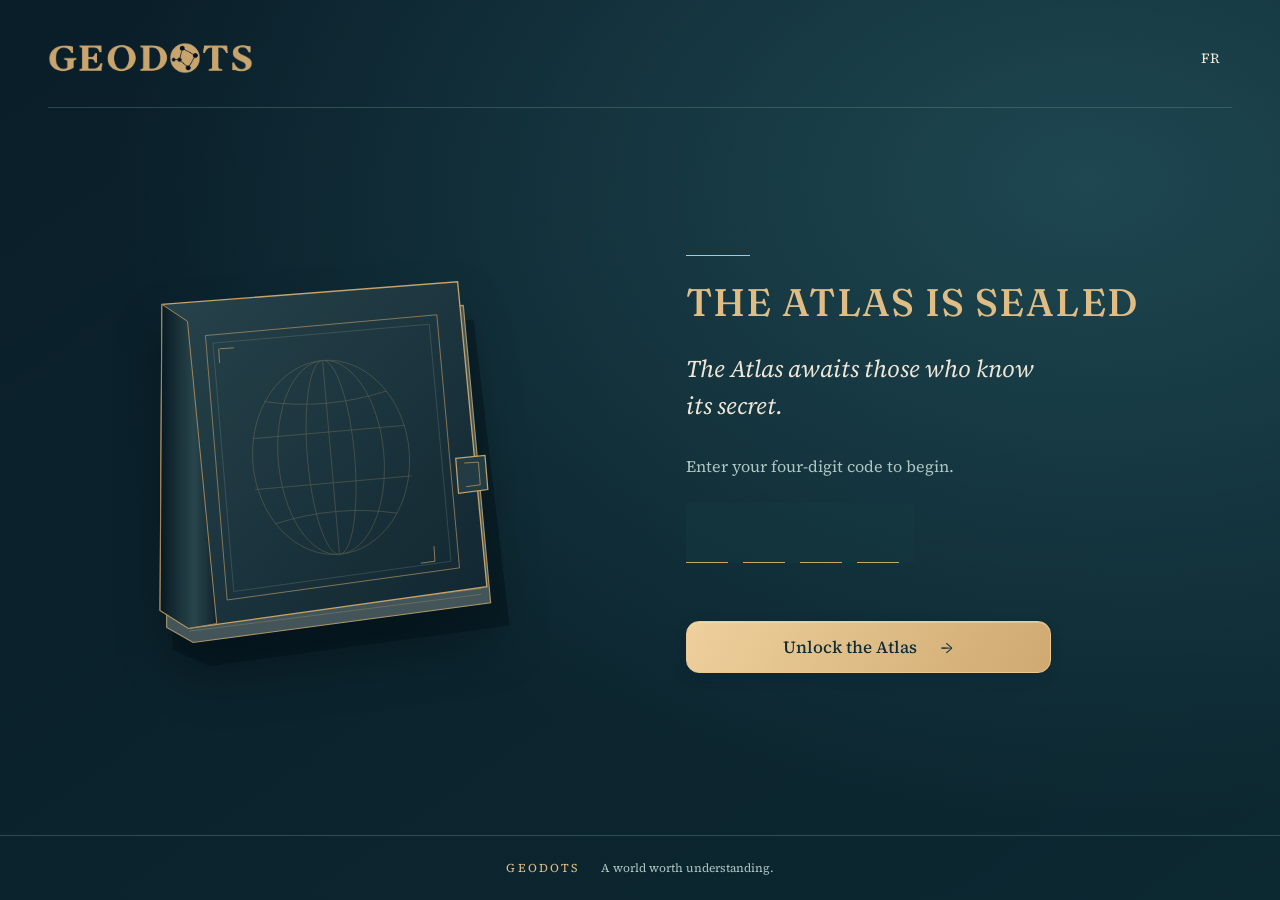
<file: index.html>
<!doctype html>
<html lang="en" data-campaign-booting><head><meta charset="utf-8"><meta name="viewport" content="width=device-width, initial-scale=1"><meta name="color-scheme" content="dark"><title>Geodots · Chart the world</title><link rel="icon" href="assets/favicon.png"><link rel="stylesheet" href="assets/fonts/fonts.css"><link rel="stylesheet" href="style.css"><link rel="stylesheet" href="atlas.css"><link rel="stylesheet" href="companion-presence.css"><link rel="stylesheet" href="story/story.css"><style>[data-campaign-booting] body{visibility:hidden}</style><script type="module" src="campaign/entry.mjs"></script></head>
<body><a class="skip-link" href="#main">Skip to content</a><div class="preview-bar" hidden><span>GEODOTS 2.0</span><span id="previewLabel"></span></div><header class="masthead"><a class="brand" href="#play" aria-label="Geodots home"><img src="assets/geodots-wordmark.png" alt="GEODOTS"><span>CHART THE WORLD</span></a><nav id="nav" aria-label="Main navigation"></nav><div class="header-tools"><button id="language" type="button" aria-label="Change language">FR</button><button id="settings" type="button" aria-label="Settings">Settings</button><button id="companionButton" type="button"></button></div></header><div id="saveWarning" role="status" hidden></div><main id="main" tabindex="-1"><div class="loading"><span class="eyebrow">GEODOTS</span><h1>Opening the chart room</h1></div></main><footer class="footer"><div class="footer-brand"><span class="footer-wordmark">GEODOTS</span><span id="footerMotto">A world worth understanding.</span></div><div class="footer-meta"><button id="storyButton" data-action="story" disabled>The Unfinished Atlas</button><button id="sourcesButton">Sources & notes</button><span id="offlineStatus" role="status" aria-live="polite"></span></div></footer><dialog id="modal" aria-labelledby="modalTitle"></dialog><div id="live" class="sr-only" role="status" aria-live="polite"></div><div id="motionControl" hidden><span id="motionText"></span><button id="skipMotion">Skip animation</button></div></body></html>
</file>
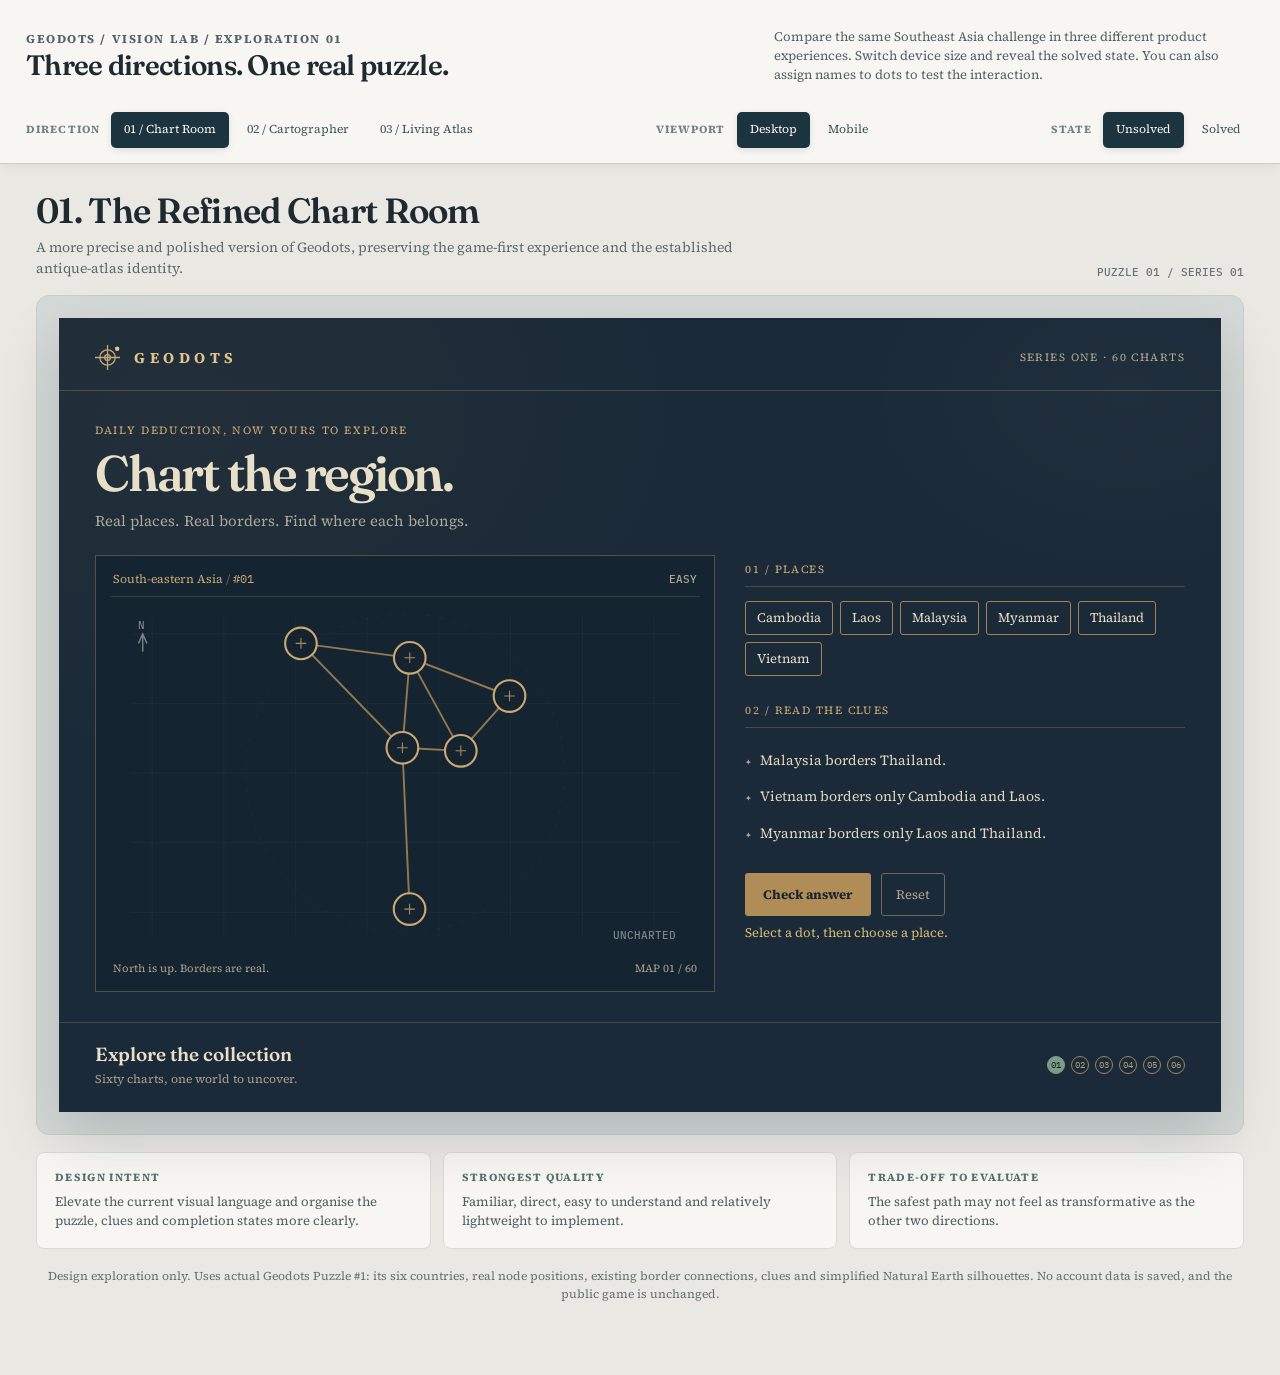
<file: research/geodots-design-explorations.html>
<!doctype html>
<html lang="en">
<head>
<meta charset="utf-8">
<meta name="viewport" content="width=device-width, initial-scale=1">
<title>Geodots | Design explorations</title>
<meta name="description" content="Three interactive Geodots design explorations using the same authentic geography puzzle.">
<link href="https://fonts.googleapis.com/css2?family=Fraunces:opsz,wght,SOFT,WONK@9..144,400..700,0..100,0..1&family=Source+Serif+4:wght@400;500;600;700&family=IBM+Plex+Mono:wght@400;500;600&display=swap" rel="stylesheet">
<style>
:root { font-family: 'Source Serif 4',Georgia,serif; --bg:#eae8e3; --text:#1e2a30; --mute:#617076; --border:#caccc6; --top:#f7f6f2; }
* { box-sizing:border-box; }
body { background:var(--bg);color:var(--text);margin:0; }
button { cursor:pointer; font:inherit; }
button:focus-visible, a:focus-visible { outline:3px solid #bf8e3c; outline-offset:3px; }
button:disabled { cursor:default; opacity:.55; }
.lab-top { background:var(--top); border-bottom:1px solid var(--border); position:sticky; top:0; z-index:20; box-shadow:0 2px 12px rgba(18,27,35,.06); }
.lab-inner { max-width:1500px; margin:auto; padding:15px 26px; display:flex;flex-direction:column; gap:14px; }
.lab-header { display:flex;align-items:center;justify-content:space-between;gap:18px; }
.kicker { font-size:12px;letter-spacing:.13em;text-transform:uppercase;color:#526267;font-weight:700; }
.lab-header h1 { font:600 clamp(21px,2.3vw,28px)/1.12 'Fraunces',Georgia,serif;margin:3px 0 0;letter-spacing:-.025em; }
.lab-header .lab-description { max-width:480px;font-size:13px;color:#536267;line-height:1.45; }
.lab-tools { display:flex;justify-content:space-between;gap:12px;flex-wrap:wrap; }
.segment { display:flex;align-items:center;flex-wrap:wrap;gap:5px; }
.segment .seglabel { font-size:11px;font-weight:700;letter-spacing:.1em;text-transform:uppercase;color:#728080;margin-right:6px; }
.segment button { padding:8px 12px;min-height:36px;background:transparent;border:1px solid transparent;color:#43565c;border-radius:5px;font-size:12px;line-height:1.1; }
.segment button.active { background:#1c3440;color:#f8f7f1;box-shadow:0 2px 6px rgba(22,50,60,.12); }
.segment button:hover:not(.active) { background:#e7e8e3; }
#liveStatus { padding:0 12px;min-height:24px;display:flex;align-items:center;font-size:11px;color:#526267; }
main.lab { max-width:1560px;margin:auto;padding:25px clamp(12px,3vw,36px) 60px; }
.scene-heading { display:flex;justify-content:space-between;gap:20px;align-items:flex-end;flex-wrap:wrap;margin:0 0 16px; }
.scene-heading h2 { font:600 clamp(23px,3vw,35px) 'Fraunces',serif;letter-spacing:-.02em;margin:0; }
.scene-heading p { font-size:14px;max-width:700px;color:#5c696c;margin:5px 0 0;line-height:1.5; }
.scene-counter { font:500 11px 'IBM Plex Mono',monospace;color:#657378;white-space:nowrap; }
.preview-host { background:#d5d9d7; padding:clamp(10px,2vw,22px);border:1px solid #c6ceca; border-radius:13px;display:flex;justify-content:center;align-items:flex-start;transition:background .2s; }
.preview-host.mobile { background:#c5cbca; }
.preview { container-type:inline-size; width:min(100%,1260px);margin:auto;box-shadow:0 24px 55px rgba(7,33,42,.17);transition:width .25s; }
.preview-host.mobile .preview { width:min(100%,392px); }
.prototype { display:none;position:relative;overflow:hidden; min-height:680px; }
.prototype.active { display:block; }
.prototype .scene-body { min-height:660px;position:relative; }
.prototype .game-board { width:100%;height:auto;display:block;overflow:visible; }
.prototype .board-element { cursor:pointer; }
.prototype .board-element circle { transition:fill .2s,stroke-width .2s,filter .2s; }
.prototype .board-element:hover circle.main-node { stroke-width:3; }
.prototype .board-element.selected circle.main-node { stroke-width:3.5; }
.prototype .node-tag {font-family:'Source Serif 4',serif; font-weight:700;pointer-events:none; }
.prototype .map-label {font-family:'Source Serif 4',serif;font-weight:600;pointer-events:none; }
.prototype .map-numeric {font:500 10px 'IBM Plex Mono',monospace;pointer-events:none; }
.prototype .token {min-height:34px;font-size:13px;line-height:1.2;border-radius:3px;padding:7px 11px;white-space:nowrap;transition:transform .12s,border-color .12s; }
.prototype .token:hover:not(:disabled) {transform:translateY(-1px);}
.prototype .token.used {opacity:.35;text-decoration:line-through; }
.prototype .token-row {display:flex;gap:7px;flex-wrap:wrap; }
.prototype .clue-list {list-style:none;padding:0;margin:0; }
.prototype .clue-list li {line-height:1.47; }
.prototype .clue-list li::before {content:'✦';font-size:8px;margin-right:8px;opacity:.75; }
.prototype .action-primary {border:0;border-radius:3px;padding:11px 18px;font-size:13px;font-weight:700;line-height:1.2;min-height:43px; }
.prototype .action-secondary {background:transparent;border:1px solid currentColor;border-radius:3px;padding:10px 14px;min-height:43px;font-size:13px; }
.prototype .action-primary:hover {filter:brightness(1.12);}
.prototype .buttons {display:flex;gap:10px;align-items:center;flex-wrap:wrap; }
.prototype .puzzle-msg {font-size:13px;margin:8px 0 0;min-height:19px;line-height:1.35; }
.prototype .legend-number {font-family:'IBM Plex Mono',monospace; }
.geosymbol { width:27px; height:27px;flex-shrink:0; }
/* A: THE CHART ROOM */
.concept-a {--navy:#1b2a38;--deep:#15232f;--brass:#b08d57;--bright:#c9a876;--light:#e8dfc8;--muted:#afa78f;--sage:#8baa86;color:var(--light);background:var(--navy); }
.concept-a .scene-body { background:radial-gradient(ellipse at 10% 12%,rgba(213,181,104,.04),transparent 35%),radial-gradient(ellipse at 92% 10%,rgba(255,255,255,.025),transparent 18%),var(--navy); }
.concept-a .topline {padding:26px 36px 19px;border-bottom:1px solid rgba(201,168,118,.26);display:flex;align-items:center;justify-content:space-between;gap:16px; }
.concept-a .brandline {display:flex;align-items:center;gap:12px;font-size:15px;letter-spacing:.3em;font-weight:700;color:#e3c28c; }
.concept-a .brandline svg {stroke:#c9a876;}
.concept-a .topmeta {font-size:11px;letter-spacing:.13em;color:var(--muted);text-transform:uppercase; }
.concept-a .mainpad {padding:32px 36px 30px;}
.concept-a .micro {font-size:11px;letter-spacing:.15em;text-transform:uppercase;color:var(--bright); }
.concept-a h2 {font:600 clamp(32px,4.8vw,50px)/1.07 'Fraunces',serif;letter-spacing:-.045em;margin:9px 0 9px; }
.concept-a .deck {font-size:15px;color:#afa999;margin:0 0 24px; }
.concept-a .a-grid {display:grid;grid-template-columns:minmax(0,1.2fr) minmax(260px,.85fr);gap:30px; }
.concept-a .map-panel {border:1px solid rgba(201,168,118,.35);padding:12px 14px 15px;background:#142430;position:relative; }
.concept-a .panel-top {display:flex;justify-content:space-between;align-items:center;gap:12px;padding:3px 3px 9px;border-bottom:1px solid rgba(201,168,118,.19);font-size:12px;color:#c9a876; }
.concept-a .panel-top .num {font:500 11px 'IBM Plex Mono',monospace;color:#afa78f;}
.concept-a .map-caption {font-size:11px;color:#a8a18e;display:flex;justify-content:space-between;gap:8px;margin:6px 3px 0; }
.concept-a .rightpanel {padding:7px 0 0; }
.concept-a .sectioncap {font-size:11px;letter-spacing:.13em;color:var(--bright);padding-bottom:9px;border-bottom:1px solid rgba(201,168,118,.26);text-transform:uppercase;margin:0 0 14px; }
.concept-a .token {color:var(--light);background:transparent;border:1px solid #a48253; }
.concept-a .clue-list {margin:8px 0 22px; }
.concept-a .clue-list li {font-size:14px;padding:8px 0;color:#e0d7be; }
.concept-a .action-primary {background:#b08d57;color:#172532; }
.concept-a .action-secondary {color:#b3a68f;border-color:#6f685b; }
.concept-a .puzzle-msg {color:#d9b976;}
.concept-a .atlas-strip {border-top:1px solid rgba(201,168,118,.21);padding:19px 36px 25px;display:flex;justify-content:space-between;gap:18px;align-items:center;flex-wrap:wrap; }
.concept-a .atlas-strip strong {display:block;font:600 19px 'Fraunces',serif; }
.concept-a .atlas-strip small {display:block;font-size:12px;color:#a9a18e;margin-top:5px; }
.concept-a .series-dots {display:flex;gap:6px;align-items:center; }
.concept-a .series-dots i {height:18px;width:18px;border-radius:50%;border:1px solid #9c865f;display:flex;align-items:center;justify-content:center;font:400 9px 'IBM Plex Mono',monospace;color:#b5a078;font-style:normal; }
.concept-a .series-dots i.on {background:#7e9b87;color:#11232b;border-color:#7e9b87; }
/* B: THE CARTOGRAPHER'S DESK */
.concept-b {color:#423a2a;background:#c4b999;}
.concept-b .scene-body {padding:22px;background:radial-gradient(circle at 27% 18%,rgba(255,255,255,.48),transparent 47%),repeating-linear-gradient(115deg,transparent 0 29px,rgba(99,84,53,.012) 30px 31px),#c8bfa5; }
.concept-b .paper {background:#eee4c8;border:1px solid #8f8267;box-shadow:0 9px 24px rgba(55,45,22,.2),inset 0 0 64px rgba(99,73,26,.07);padding:28px 33px 26px;min-height:620px;position:relative; }
.concept-b .paper::after {content:'';pointer-events:none;position:absolute;inset:10px;border:1px solid rgba(108,90,52,.15); }
.concept-b .b-head {display:flex;justify-content:space-between;gap:12px;align-items:center;border-bottom:2px double #ab9570;padding-bottom:18px;position:relative;z-index:1; }
.concept-b .b-name {font:700 25px/.95 'Fraunces',serif;letter-spacing:.11em;text-transform:uppercase;color:#4a4331; }
.concept-b .b-tag {font-size:9px;letter-spacing:.22em;margin-top:7px;color:#866b42; }
.concept-b .b-seal {width:55px;height:55px;border:1px solid #947a4a;border-radius:50%;position:relative;display:flex;align-items:center;justify-content:center;font:500 9px 'IBM Plex Mono',monospace;color:#735c35; }
.concept-b .b-seal::before {content:'';position:absolute;inset:4px;border:1px dashed #ab966f;border-radius:50%;}
.concept-b .b-intro {text-align:center;margin:27px 0 27px; }
.concept-b .b-folio {font:500 10px 'IBM Plex Mono',monospace;letter-spacing:.16em;color:#7e6640; }
.concept-b h2 {font:600 clamp(31px,5vw,49px)/1 'Fraunces',serif;margin:9px 0 9px;letter-spacing:-.03em; }
.concept-b .b-intro p {font-style:italic;font-size:15px;color:#74654d;margin:0; }
.concept-b .b-grid {display:grid;grid-template-columns:minmax(0,1.13fr) minmax(250px,.85fr);gap:24px;position:relative;z-index:1; }
.concept-b .map-paper {padding:16px 12px 13px;border:1px solid #aa9471;background:#e1d4b5;box-shadow:inset 0 0 40px rgba(108,81,42,.09);position:relative; }
.concept-b .map-paper .corner-label {position:absolute;top:13px;left:16px;font:500 10px 'IBM Plex Mono',monospace;color:#846947; }
.concept-b .map-footer {text-align:center;font-size:10px;letter-spacing:.13em;text-transform:uppercase;color:#806948;border-top:1px solid #b6a484;padding-top:10px;margin:2px 7px 0; }
.concept-b .ledger {border-left:1px solid #b7a683;padding-left:24px; }
.concept-b .ledger h3 {font:600 22px 'Fraunces',serif;margin:0 0 7px; }
.concept-b .ledger .intro {font-size:13px;font-style:italic;color:#796b55;margin:0 0 14px; }
.concept-b .sectioncap {font-size:11px;text-transform:uppercase;letter-spacing:.12em;color:#80643b;border-bottom:1px solid #b9a688;padding-bottom:8px;margin:0 0 12px; }
.concept-b .token {border:1px solid #a38b60;background:#f0e8d4;color:#5f523b; }
.concept-b .clue-list {counter-reset:clue;margin:12px 0 20px; }
.concept-b .clue-list li {font-size:14px;padding:8px 0;border-bottom:1px dashed #cab999;color:#554a38; }
.concept-b .clue-list li::before {content:'I';font:500 10px 'IBM Plex Mono',monospace;border:1px solid #94784b;padding:3px 5px;color:#816337; margin-right:8px; }
.concept-b .clue-list li:nth-child(2)::before {content:'II';}
.concept-b .clue-list li:nth-child(3)::before {content:'III';}
.concept-b .action-primary {background:#5e6549;color:#f6eed7;box-shadow:2px 3px 0 #a39b7e; }
.concept-b .action-secondary {color:#6f604b;border-color:#ab9674; }
.concept-b .puzzle-msg {color:#73623e; }
.concept-b .b-bottom {margin-top:24px;padding-top:15px;border-top:1px solid #b5a386;display:flex;justify-content:space-between;gap:18px;font-size:12px;color:#78664d;position:relative;z-index:1; }
.concept-b .b-bottom strong {font:500 11px 'IBM Plex Mono',monospace; }
/* C: THE LIVING ATLAS */
.concept-c {color:#ecf1e7;background:#0b1f25;}
.concept-c .scene-body {background:radial-gradient(ellipse at 80% 10%,rgba(57,106,111,.2),transparent 47%),#0b1f25; }
.concept-c .c-head {display:flex;justify-content:space-between;align-items:center;padding:22px 32px;border-bottom:1px solid #224149;gap:15px; }
.concept-c .c-brand {font:600 19px 'Fraunces',serif;letter-spacing:.12em;color:#f3dba9; }
.concept-c .c-brand small {display:block;letter-spacing:.18em;font:400 10px 'Source Serif 4',serif;color:#92a9a8;margin-top:4px;text-transform:uppercase;}
.concept-c .c-pill {font-size:11px;color:#e0cea3;border:1px solid #57736b;border-radius:100px;padding:8px 13px;letter-spacing:.04em; }
.concept-c .c-layout {display:grid;grid-template-columns:210px minmax(0,1fr);min-height:640px; }
.concept-c .c-sidebar {background:#0f262c;border-right:1px solid #2a474d;padding:26px 20px; }
.concept-c .c-sidebar h3 {font-size:11px;letter-spacing:.12em;color:#a6b6ad;text-transform:uppercase;margin:0 0 20px; }
.concept-c .c-region {display:flex;justify-content:space-between;gap:8px;align-items:center;font-size:13px;padding:12px 6px;color:#a6b8b7;border-bottom:1px solid #294148; }
.concept-c .c-region.selected {color:#f4d9a0;border-left:2px solid #d7bd83;padding-left:12px;background:#1c363b; }
.concept-c .c-region .region-count {font:500 10px 'IBM Plex Mono',monospace;color:#81a8a0; }
.concept-c .c-journey {margin-top:33px;padding:16px;border:1px solid #35565b;background:#152e34; }
.concept-c .c-journey .small {font-size:10px;color:#b2c1ae;letter-spacing:.12em;text-transform:uppercase; }
.concept-c .c-journey .big {font:500 32px 'Fraunces',serif;margin:8px 0;color:#f6dfb1; }
.concept-c .track {height:5px;background:#305057;border-radius:9px;overflow:hidden;margin:10px 0; }
.concept-c .track span {display:block;background:#abcfaa;height:100%;width:var(--progress,0%); }
.concept-c .c-journey .foot {font-size:11px;color:#8eaaa4; }
.concept-c .c-main {padding:29px 32px 32px; }
.concept-c .c-topmeta {font-size:11px;letter-spacing:.14em;text-transform:uppercase;color:#aac7bc; }
.concept-c h2 {font:600 clamp(29px,4vw,42px)/1.1 'Fraunces',serif;margin:9px 0;letter-spacing:-.035em; }
.concept-c .c-sub {font-size:14px;color:#aabdb5;margin:0 0 23px; }
.concept-c .c-play {display:grid;grid-template-columns:minmax(0,1fr) minmax(225px,.8fr);gap:20px; }
.concept-c .c-map-panel {background:radial-gradient(ellipse at 54% 62%,#213f43,#0c262d);border:1px solid #3b5c60;border-radius:9px;overflow:hidden; }
.concept-c .c-map-head {padding:13px 16px;border-bottom:1px solid #35565b;display:flex;justify-content:space-between;gap:12px;color:#d0d7b7;font-size:12px; }
.concept-c .c-map-foot {padding:8px 16px 15px;color:#89b0a7;font-size:11px;display:flex;gap:12px;justify-content:space-between;}
.concept-c .c-instrument {background:#102c32;border:1px solid #345258;border-radius:8px;padding:20px 17px; }
.concept-c .sectioncap {font-size:10px;letter-spacing:.14em;text-transform:uppercase;color:#b9cdaa;padding-bottom:11px;border-bottom:1px solid #33545a;margin:0 0 11px; }
.concept-c .token {background:#204046;color:#e1ecd9;border:1px solid #62827e;border-radius:5px; }
.concept-c .clue-list {margin:10px 0 24px;}
.concept-c .clue-list li {font-size:13px;color:#dfebe0;padding:8px 0;border-bottom:1px solid rgba(123,157,149,.16); }
.concept-c .clue-list li::before {content:'◇';font-size:13px;color:#aacbae; }
.concept-c .action-primary {background:#c0d4ad;color:#163038;border-radius:5px; }
.concept-c .action-secondary {color:#b2c6b4;border:1px solid #67817b;border-radius:5px; }
.concept-c .puzzle-msg {color:#c0d4ad; }
.concept-c .c-footer {margin-top:24px;display:flex;justify-content:space-between;align-items:center;gap:12px;flex-wrap:wrap;padding:17px 19px;border:1px solid #3b5b5a;border-radius:8px;background:#142e33; }
.concept-c .c-footer strong {font:600 18px 'Fraunces',serif; }
.concept-c .c-footer small {display:block;color:#9bb3a9;font-size:12px;margin-top:4px; }
.concept-c .milestone {font-size:12px;color:#cce2ba; }
/* All concepts as narrow card: container responds to simulated device width */
@container (max-width:700px) {
  .concept-a .topline { padding:18px 18px 15px; }
  .concept-a .brandline {letter-spacing:.18em;font-size:13px;}
  .concept-a .topmeta {font-size:9px;text-align:right;}
  .concept-a .mainpad {padding:22px 19px 24px;}
  .concept-a h2 {font-size:35px;}
  .concept-a .a-grid {grid-template-columns:1fr;gap:25px;}
  .concept-a .map-panel {padding:9px;}
  .concept-a .rightpanel {padding:0;}
  .concept-a .atlas-strip {padding:18px;}
  .concept-b .scene-body {padding:10px;}
  .concept-b .paper {padding:19px 17px 18px;min-height:640px;}
  .concept-b .b-head {padding-bottom:13px;}
  .concept-b .b-name {font-size:20px;}
  .concept-b .b-seal {width:42px;height:42px;}
  .concept-b .b-intro {margin:22px 0;}
  .concept-b h2 {font-size:34px;}
  .concept-b .b-grid {grid-template-columns:1fr;gap:26px;}
  .concept-b .ledger {border-left:0;border-top:1px solid #b7a683;padding:18px 0 0;}
  .concept-b .b-bottom {flex-direction:column;gap:6px;}
  .concept-c .c-head {padding:17px 19px;}
  .concept-c .c-layout {grid-template-columns:1fr;}
  .concept-c .c-sidebar {padding:11px 15px;display:flex;flex-wrap:wrap;gap:9px;align-items:center;border-right:0;border-bottom:1px solid #35545c;}
  .concept-c .c-sidebar h3,.concept-c .c-region:not(.selected),.concept-c .c-journey {display:none;}
  .concept-c .c-region.selected {border:0;padding:8px 11px;font-size:11px;}
  .concept-c .c-main {padding:24px 17px;}
  .concept-c h2 {font-size:33px;}
  .concept-c .c-play {grid-template-columns:1fr;gap:17px;}
  .concept-c .c-instrument {padding:17px;}
  .concept-c .c-footer {margin-top:17px;}
}
/* Review notes */
.review-notes {display:grid;grid-template-columns:1fr 1fr 1fr;gap:12px;margin-top:17px; }
.review-note {padding:17px 18px;background:#f7f6f2;border:1px solid #dadbd7;border-radius:8px; }
.review-note h3 {font-size:11px;letter-spacing:.12em;text-transform:uppercase;color:#53706b;margin:0 0 7px;}
.review-note p {font-size:13px;line-height:1.5;margin:0;color:#4f5e61; }
.lab-foot {margin-top:18px;font-size:12px;color:#647173;line-height:1.5;text-align:center; }
@media(max-width:780px){
 .lab-inner {padding:13px 14px;}
 .lab-header {display:block;}
 .lab-header .lab-description {margin:8px 0 0;}
 .lab-tools{gap:8px;}
 .segment .seglabel{display:none;}
 .segment button{padding:8px 10px;}
 .review-notes{grid-template-columns:1fr;}
 .preview-host {padding:9px;}
 main.lab {padding:20px 9px 40px;}
}
@media(prefers-reduced-motion:reduce){.preview,.token {transition:none!important;}}
</style>
</head>
<body>
<header class="lab-top">
 <div class="lab-inner">
  <div class="lab-header"><div><div class="kicker">Geodots / Vision Lab / Exploration 01</div><h1>Three directions. One real puzzle.</h1></div><p class="lab-description">Compare the same Southeast Asia challenge in three different product experiences. Switch device size and reveal the solved state. You can also assign names to dots to test the interaction.</p></div>
  <nav class="lab-tools" aria-label="Design exploration controls">
   <div class="segment" role="group" aria-label="Design direction"><span class="seglabel">Direction</span><button data-variant="a" class="active" aria-pressed="true">01 / Chart Room</button><button data-variant="b" aria-pressed="false">02 / Cartographer</button><button data-variant="c" aria-pressed="false">03 / Living Atlas</button></div>
   <div class="segment" role="group" aria-label="Device width"><span class="seglabel">Viewport</span><button data-device="desktop" class="active" aria-pressed="true">Desktop</button><button data-device="mobile" aria-pressed="false">Mobile</button></div>
   <div class="segment" role="group" aria-label="Puzzle state"><span class="seglabel">State</span><button data-state="unsolved" class="active" aria-pressed="true">Unsolved</button><button data-state="solved" aria-pressed="false">Solved</button></div>
  </nav>
 </div>
</header>
<main class="lab">
  <div class="scene-heading"><div><h2 id="conceptTitle">01. The Refined Chart Room</h2><p id="conceptDesc">A more precise and polished version of Geodots, preserving the game-first experience and established antique-atlas identity.</p></div><div class="scene-counter">PUZZLE 01 / SERIES 01</div></div>
  <div id="previewHost" class="preview-host"><div id="preview" class="preview">
   <section id="concept-a" class="prototype concept-a active" aria-label="The refined chart room"><div class="scene-body">
    <header class="topline"><div class="brandline"><svg class="geosymbol" viewBox="0 0 28 28" fill="none" stroke-width="1.3" aria-hidden="true"><circle cx="13" cy="14" r="8"/><circle cx="13" cy="14" r="3"/><path d="M13 1v26M0 14h26"/><circle cx="23" cy="5" r="2.3" fill="currentColor" stroke="none"/></svg> GEODOTS</div><div class="topmeta">SERIES ONE <span style="color:#c9a876">·</span> 60 CHARTS</div></header>
    <div class="mainpad"><div class="micro">Daily deduction, now yours to explore</div><h2>Chart the region.</h2><p class="deck">Real places. Real borders. Find where each belongs.</p>
     <div class="a-grid"><div class="map-panel"><div class="panel-top"><span>South-eastern Asia <span style="opacity:.55">/</span> <span class="legend-number">#01</span></span><span class="num">EASY</span></div><div data-board="a"></div><div class="map-caption"><span>North is up. Borders are real.</span><span>MAP 01 / 60</span></div></div>
      <aside class="rightpanel"><p class="sectioncap">01 / Places</p><div class="token-row" data-tokens="a"></div><p class="sectioncap" style="margin-top:27px">02 / Read the clues</p><ul class="clue-list" data-clues="a"></ul><div class="buttons"><button class="action-primary" data-action="check">Check answer</button><button class="action-secondary" data-action="reset">Reset</button></div><p class="puzzle-msg" data-message="a" role="status"></p></aside>
     </div>
    </div>
    <footer class="atlas-strip"><div><strong>Explore the collection</strong><small>Sixty charts, one world to uncover.</small></div><div class="series-dots"><i class="on">01</i><i>02</i><i>03</i><i>04</i><i>05</i><i>06</i></div></footer>
   </div></section>
   <section id="concept-b" class="prototype concept-b" aria-label="The cartographer's desk"><div class="scene-body"><div class="paper">
    <header class="b-head"><div><div class="b-name">GEODOTS</div><div class="b-tag">CHART THE WORLD</div></div><div class="b-seal">G / 01</div></header>
    <div class="b-intro"><div class="b-folio">ATLAS JOURNAL · FOLIO 001 OF 060</div><h2>The cartographer's<br>challenge.</h2><p>Six unnamed places. One true arrangement.</p></div>
    <div class="b-grid"><div class="map-paper"><div class="corner-label">PLATE I · SOUTH-EASTERN ASIA</div><div data-board="b"></div><div class="map-footer">Observe the positions · Trace the borders · Make your deductions</div></div>
     <aside class="ledger"><h3>Field notes</h3><p class="intro">Match the names to the marked places.</p><div class="sectioncap">Possible locations</div><div class="token-row" data-tokens="b"></div><div class="sectioncap" style="margin-top:24px">Evidence</div><ul class="clue-list" data-clues="b"></ul><div class="buttons"><button class="action-primary" data-action="check">Verify chart</button><button class="action-secondary" data-action="reset">Start over</button></div><p class="puzzle-msg" data-message="b" role="status"></p></aside>
    </div><footer class="b-bottom"><div>Collection: <strong>THE FIRST SIXTY</strong></div><div>FIELD RECORD: <strong data-progress="b">0 / 60 COMPLETE</strong></div></footer>
   </div></div></section>
   <section id="concept-c" class="prototype concept-c" aria-label="The living atlas"><div class="scene-body"><header class="c-head"><div class="c-brand">GEODOTS<small>The world, one deduction at a time</small></div><div class="c-pill">SERIES ONE <span class="legend-number">· 60 PUZZLES</span></div></header>
    <div class="c-layout"><aside class="c-sidebar"><h3>Atlas regions</h3><div class="c-region selected"><span>South-eastern Asia</span><span class="region-count">02</span></div><div class="c-region"><span>South America</span><span class="region-count">10</span></div><div class="c-region"><span>Western Africa</span><span class="region-count">06</span></div><div class="c-region"><span>Central America</span><span class="region-count">08</span></div><div class="c-region"><span>Western Asia</span><span class="region-count">07</span></div><div class="c-journey"><div class="small">Your atlas</div><div class="big" data-progress="c">0 / 60</div><div class="track"><span id="atlasTrack"></span></div><div class="foot">Every solved chart adds a place to your journey.</div></div></aside>
     <div class="c-main"><div class="c-topmeta">Expedition 01 / South-eastern Asia</div><h2>Connect the world.</h2><p class="c-sub">Read the borders. Place the countries. Discover the region.</p><div class="c-play">
      <div class="c-map-panel"><div class="c-map-head"><span>Uncharted network</span><span class="legend-number">01 / 60</span></div><div data-board="c"></div><div class="c-map-foot"><span>Geography deduction</span><span>6 locations</span></div></div>
      <aside class="c-instrument"><div class="sectioncap">01 · Assign locations</div><div class="token-row" data-tokens="c"></div><div class="sectioncap" style="margin-top:24px">02 · Your evidence</div><ul class="clue-list" data-clues="c"></ul><div class="buttons"><button class="action-primary" data-action="check">Verify solution</button><button class="action-secondary" data-action="reset">Clear</button></div><p class="puzzle-msg" data-message="c" role="status"></p></aside>
     </div><footer class="c-footer"><div><strong>Build your atlas</strong><small>Complete the first expedition, then explore another region.</small></div><span class="milestone" data-milestone>0 charts discovered</span></footer>
     </div></div>
   </div></section>
  </div></div>
  <div class="review-notes" aria-live="polite"><div class="review-note"><h3>Design intent</h3><p id="noteIntent">Refine the visual hierarchy without changing the familiar game.</p></div><div class="review-note"><h3>Strongest quality</h3><p id="noteStrength">Quick to understand and immediately playable, especially for existing players.</p></div><div class="review-note"><h3>Trade-off to evaluate</h3><p id="noteRisk">May feel like a refinement rather than a major step forward.</p></div></div>
  <p class="lab-foot">Design exploration only. Uses actual Geodots Puzzle #1: its six countries, real node positions, existing border connections, clues and simplified Natural Earth silhouettes. No account data is saved, and the public game is unchanged.</p>
</main>
<script>
'use strict';
// Canonical data taken from Geodots puzzle #1. Silhouettes are simplified from
// the existing Natural Earth geometry strictly for this visual study.
const puzzle={
  region:'South-eastern Asia',difficulty:'EASY',
  nodes:[['Cambodia',104.99873167081543,12.865726500000001],['Laos',102.08216886306829,18.175027999999998],['Malaysia',102.07211185299448,3.832919],['Myanmar',95.87301216020606,18.9967865],['Thailand',101.66324428479209,13.037021],['Vietnam',107.77693434146269,15.99414]],
  edges:[['Cambodia','Laos'],['Cambodia','Thailand'],['Cambodia','Vietnam'],['Laos','Myanmar'],['Laos','Thailand'],['Laos','Vietnam'],['Malaysia','Thailand'],['Myanmar','Thailand']],
  clues:['Malaysia borders Thailand','Vietnam borders only Cambodia and Laos','Myanmar borders only Laos and Thailand']
};
const outlines={
'Cambodia':[[102.58,12.19],[102.35,13.39],[102.99,14.23],[104.28,14.42],[106.04,13.88],[106.5,14.57],[107.38,14.2],[107.61,13.54],[107.49,12.34],[105.81,11.57],[106.25,10.96],[103.5,10.63],[102.58,12.19]],
'Laos':[[107.38,14.2],[106.5,14.57],[106.04,13.88],[105.22,14.27],[105.59,15.57],[103.96,18.24],[102.11,18.11],[101.06,17.51],[101.28,19.46],[100.61,19.51],[100.12,20.42],[101.18,21.44],[101.8,21.17],[101.65,22.32],[102.17,22.46],[103.2,20.77],[104.44,20.76],[104.82,19.89],[103.9,19.27],[105.09,18.67],[107.31,15.91],[107.38,14.2]],
'Malaysia':[[100.09,6.46],[101.08,6.2],[101.15,5.69],[102.14,6.22],[102.96,5.52],[103.38,4.86],[103.5,2.79],[104.23,1.29],[103.52,1.23],[101.39,2.76],[100.2,5.31],[100.09,6.46]],
'Myanmar':[[100.12,20.42],[98.25,19.71],[97.38,18.45],[98.9,16.18],[98.19,15.12],[99.1,13.83],[99.59,11.89],[98.55,9.93],[98.51,13.12],[97.16,16.93],[95.37,15.71],[94.19,16.04],[94.53,17.28],[94.32,18.21],[93.54,19.37],[93.66,19.73],[92.37,20.67],[92.3,21.48],[92.65,21.32],[92.67,22.04],[93.17,22.28],[93.33,24.08],[94.11,23.85],[95.12,26.57],[96.42,27.26],[97.13,27.08],[97.33,28.26],[97.91,28.34],[98.68,27.51],[98.67,25.92],[97.72,25.08],[97.6,23.9],[98.66,24.06],[98.9,23.14],[99.53,22.95],[99.24,22.12],[100.42,21.56],[101.15,21.85],[101.18,21.44],[100.12,20.42]],
'Thailand':[[105.22,14.27],[102.99,14.23],[102.35,13.39],[102.58,12.19],[100.83,12.63],[100.98,13.41],[100.1,13.41],[99.22,9.24],[99.87,9.21],[100.46,7.43],[102.14,6.22],[101.15,5.69],[101.08,6.2],[100.09,6.46],[98.5,8.38],[98.34,7.79],[98.15,8.35],[99.59,11.89],[99.1,13.83],[98.19,15.12],[98.9,16.18],[97.38,18.45],[98.25,19.71],[100.12,20.42],[100.61,19.51],[101.28,19.46],[101.06,17.51],[102.11,18.11],[103,17.96],[103.2,18.31],[103.96,18.24],[104.72,17.43],[104.78,16.44],[105.59,15.57],[105.22,14.27]],
'Vietnam':[[104.33,10.49],[106.25,10.96],[105.81,11.57],[107.49,12.34],[107.56,15.2],[105.09,18.67],[103.9,19.27],[104.82,19.89],[104.44,20.76],[103.2,20.77],[102.17,22.46],[104.48,22.82],[105.33,23.35],[106.73,22.79],[106.57,22.22],[107.04,21.81],[108.05,21.55],[106.72,20.7],[105.66,19.06],[108.88,15.28],[109.34,13.43],[109.2,11.67],[105.16,8.6],[104.8,9.24],[105.08,9.92],[104.33,10.49]]
};
const themes={
 a:{bg:'#15232f',grid:'#4e6470',lines:'#b08d57',ring:'#c9a876',ringFilled:'#719581',dot:'#c9a876',text:'#e7dec8',land:'#6b8f71',landStroke:'#92b4a2',labelBg:'#15232f',axis:'#79858b'},
 b:{bg:'#e1d4b5',grid:'#ab9674',lines:'#856846',ring:'#875f37',ringFilled:'#5e6549',dot:'#6f6044',text:'#594833',land:'#71826a',landStroke:'#6f8a63',labelBg:'#e7dbbd',axis:'#9e8a65'},
 c:{bg:'#102b30',grid:'#4e7a7c',lines:'#82a99d',ring:'#a9d1ac',ringFilled:'#b4d6aa',dot:'#b4d6aa',text:'#e3f0df',land:'#8eb3a6',landStroke:'#a3d3b8',labelBg:'#123039',axis:'#759f98'}
};
const directions={
 a:{title:'01. The Refined Chart Room',desc:'A more precise and polished version of Geodots, preserving the game-first experience and the established antique-atlas identity.',intent:'Elevate the current visual language and organise the puzzle, clues and completion states more clearly.',strength:'Familiar, direct, easy to understand and relatively lightweight to implement.',risk:'The safest path may not feel as transformative as the other two directions.'},
 b:{title:"02. The Cartographer's Desk",desc:'A tactile discovery experience inspired by field journals, chartmaking instruments and historical survey notes.',intent:'Make each puzzle feel like a physical expedition, with evidence recorded on a beautiful chart.',strength:'Distinctive atmosphere, visual character and memorable post-solve rewards.',risk:'Extra texture and ornamentation could compete with puzzle clarity, especially on mobile.'},
 c:{title:'03. The Living Atlas',desc:'A contemporary exploration experience where puzzles gradually become a personal world atlas.',intent:'Unite the gameplay with a sense of geographic discovery and long-term progress.',strength:'Clear potential for engagement, collections, achievements and future game modes.',risk:'More interface complexity; the atlas must never make the core puzzle harder to reach.'}
};
const state={variant:'a',device:'desktop',previewSolved:false,won:false,selectedNode:null,assignment:{},message:''};
const escapeHtml=s=>String(s).replaceAll('&','&amp;').replaceAll('<','&lt;').replaceAll('>','&gt;').replaceAll('"','&quot;').replaceAll("'",'&#39;');
function displaySolved(){return state.previewSolved||state.won;}
function project(solved){
 let all=solved?Object.values(outlines).flat():puzzle.nodes.map(n=>[n[1],n[2]]);
 let lons=all.map(p=>p[0]),lats=all.map(p=>p[1]);
 let minLon=Math.min(...lons),maxLon=Math.max(...lons),minLat=Math.min(...lats),maxLat=Math.max(...lats);
 const W=560,H=340,marginX=68,marginY=44,scale=Math.min((W-2*marginX)/Math.max(.001,maxLon-minLon),(H-2*marginY)/Math.max(.001,maxLat-minLat));
 const tx=marginX+(W-2*marginX-(maxLon-minLon)*scale)/2;
 const ty=marginY+(H-2*marginY-(maxLat-minLat)*scale)/2;
 return (lon,lat)=>[tx+(lon-minLon)*scale,ty+(maxLat-lat)*scale];
}
function svgBoard(v){
 const t=themes[v],solved=displaySolved(),pr=project(solved),positions=Object.fromEntries(puzzle.nodes.map(n=>[n[0],pr(n[1],n[2])]));
 let content=`<svg class="game-board" viewBox="0 0 560 340" role="img" aria-label="Interactive map with six geographic nodes and their real border network. Click a node, then select a place name.">`;
 // Chart-style graticule and margins
 for(let i=0;i<8;i++){let x=40+i*68;content+=`<line x1="${x}" y1="19" x2="${x}" y2="322" stroke="${t.grid}" stroke-opacity=".2" stroke-width=".7"/>`}
 for(let i=0;i<5;i++){let y=35+i*66;content+=`<line x1="19" y1="${y}" x2="541" y2="${y}" stroke="${t.grid}" stroke-opacity=".2" stroke-width=".7"/>`}
 content+=`<circle cx="280" cy="167" r="151" fill="none" stroke="${t.grid}" stroke-width=".5" stroke-opacity=".24" stroke-dasharray="4 8"/>`;
 content+=`<text x="27" y="30" fill="${t.axis}" class="map-numeric">N</text><path d="M31 35 V52 M27 44 L31 35 L35 44" fill="none" stroke="${t.axis}" stroke-width="1.3"/>`;
 if(solved){for(const [name,shape] of Object.entries(outlines)){const d=shape.map((p,i)=>{const[x,y]=pr(...p);return (i?'L':'M')+x.toFixed(1)+','+y.toFixed(1)}).join(' ')+' Z';content+=`<path d="${d}" fill="${t.land}" fill-opacity=".19" stroke="${t.landStroke}" stroke-width="1.15" stroke-opacity=".62" stroke-linejoin="round"/>`;}}
 for(const [a,b] of puzzle.edges){const [x1,y1]=positions[a],[x2,y2]=positions[b];content+=`<line x1="${x1.toFixed(1)}" y1="${y1.toFixed(1)}" x2="${x2.toFixed(1)}" y2="${y2.toFixed(1)}" stroke="${t.lines}" stroke-width="${solved?1.65:1.8}" stroke-opacity="${solved?.64:.82}"/>`;}
 puzzle.nodes.forEach(([name],i)=>{
  const [x,y]=positions[name],assigned=state.assignment[i],selected=state.selectedNode===i&&!solved,full=solved?name:assigned;
  content+=`<g class="board-element ${selected?'selected':''}" data-node="${i}" role="button" tabindex="0" aria-label="Node ${i+1}${full?', '+escapeHtml(full):', unnamed'}" style="cursor:${solved?'default':'pointer'}">`;
  content+=`<circle class="main-node" cx="${x.toFixed(1)}" cy="${y.toFixed(1)}" r="${solved?8:15}" fill="${solved?t.ringFilled:assigned?t.ringFilled:t.bg}" stroke="${selected?t.text:t.ring}" stroke-width="${selected?3:2}"/>`;
  if(!solved){content+=`<path d="M${(x-5).toFixed(1)},${y.toFixed(1)}h10 M${x.toFixed(1)},${(y-5).toFixed(1)}v10" stroke="${assigned?t.bg:t.ring}" stroke-width="1" opacity=".8"/>`;
     if(assigned){let label=escapeHtml(assigned);let w=Math.min(146, Math.max(51,label.length*6.5+18));let lx=Math.max(w/2+5,Math.min(560-w/2-5,x));let ly=y<68?y+30:y-23;content+=`<rect x="${(lx-w/2).toFixed(1)}" y="${(ly-11).toFixed(1)}" width="${w}" height="21" rx="3" fill="${t.labelBg}" stroke="${t.ring}" stroke-opacity=".6"/><text x="${lx.toFixed(1)}" y="${(ly+3).toFixed(1)}" class="map-label" fill="${t.text}" font-size="12" text-anchor="middle">${label}</text>`;}
  } else {const w=Math.min(117,Math.max(44,name.length*6.2+15));
   const labelOffsets={Myanmar:[-110,-18],Laos:[-24,-39],Vietnam:[23,-13],Thailand:[-110,30],Cambodia:[25,26],Malaysia:[22,24]};
   const [dx,dy]=labelOffsets[name]||[20,-13];
   let lx=Math.max(4,Math.min(556-w,x+dx)),ly=Math.max(23,Math.min(324,y+dy));
   content+=`<rect x="${lx.toFixed(1)}" y="${(ly-13).toFixed(1)}" width="${w.toFixed(1)}" height="22" rx="3" fill="${t.labelBg}" fill-opacity=".94" stroke="${t.landStroke}" stroke-opacity=".3"/><text x="${(lx+5).toFixed(1)}" y="${(ly+2).toFixed(1)}" class="map-label" font-size="12" fill="${t.text}">${escapeHtml(name)}</text>`;}
  content+='</g>';
 });
 content+=`<text x="537" y="324" text-anchor="end" class="map-numeric" fill="${t.axis}">${solved?'CHARTED':'UNCHARTED'}</text></svg>`;
 return content;
}
function render(){
 const d=directions[state.variant];
 document.getElementById('conceptTitle').textContent=d.title;
 document.getElementById('conceptDesc').textContent=d.desc;
 document.getElementById('noteIntent').textContent=d.intent;
 document.getElementById('noteStrength').textContent=d.strength;
 document.getElementById('noteRisk').textContent=d.risk;
 document.querySelectorAll('.prototype').forEach(el=>el.classList.toggle('active',el.id==='concept-'+state.variant));
 document.getElementById('previewHost').classList.toggle('mobile',state.device==='mobile');
 document.querySelectorAll('[data-variant]').forEach(b=>{let on=b.dataset.variant===state.variant;b.classList.toggle('active',on);b.setAttribute('aria-pressed',on)});
 document.querySelectorAll('[data-device]').forEach(b=>{let on=b.dataset.device===state.device;b.classList.toggle('active',on);b.setAttribute('aria-pressed',on)});
 document.querySelectorAll('[data-state]').forEach(b=>{let on=b.dataset.state===(displaySolved()?'solved':'unsolved');b.classList.toggle('active',on);b.setAttribute('aria-pressed',on)});
 for(const v of ['a','b','c']){
  document.querySelector(`[data-board="${v}"]`).innerHTML=svgBoard(v);
  let used=new Set(Object.values(state.assignment));
  const names=puzzle.nodes.map(n=>n[0]).sort((a,b)=>a.localeCompare(b));
  document.querySelector(`[data-tokens="${v}"]`).innerHTML=names.map(n=>`<button class="token ${used.has(n)?'used':''}" data-name="${escapeHtml(n)}" ${used.has(n)||displaySolved()?'disabled':''}>${escapeHtml(n)}</button>`).join('');
  document.querySelector(`[data-clues="${v}"]`).innerHTML=puzzle.clues.map(s=>`<li>${escapeHtml(s)}.</li>`).join('');
  document.querySelector(`[data-message="${v}"]`).textContent=displaySolved()?'Puzzle solved. The geography is revealed.':state.message||'Select a dot, then choose a place.';
  document.querySelectorAll(`#concept-${v} [data-action="check"]`).forEach(b=>{b.disabled=displaySolved();b.textContent=displaySolved()?'Chart complete':v==='a'?'Check answer':v==='b'?'Verify chart':'Verify solution';});
  document.querySelectorAll(`#concept-${v} [data-action="reset"]`).forEach(b=>b.textContent=displaySolved()?'Replay chart':v==='a'?'Reset':v==='b'?'Start over':'Clear');
  document.querySelectorAll(`#concept-${v} [data-progress]`).forEach(el=>el.textContent=v==='b'?(displaySolved()?'1 / 60 COMPLETE':'0 / 60 COMPLETE'):(displaySolved()?'1 / 60':'0 / 60'));
 }
 document.getElementById('atlasTrack').style.setProperty('--progress',displaySolved()?'1.67%':'0%');
 document.querySelector('[data-milestone]').textContent=displaySolved()?'1 chart discovered':'0 charts discovered';
}
function reset(){state.assignment={};state.selectedNode=null;state.previewSolved=false;state.won=false;state.message='';render()}
function check(){const names=puzzle.nodes.map(n=>n[0]);const used=Object.keys(state.assignment).length;if(used<names.length){state.message=`${used} of ${names.length} places assigned. Keep exploring.`;render();return;}const right=names.every((n,i)=>state.assignment[i]===n);if(right){state.won=true;state.message='';render();}else{state.message='Not quite right. Study the borders and try again.';render();}}
document.addEventListener('click',e=>{
 const b=e.target.closest('button');if(b?.dataset.variant){state.variant=b.dataset.variant;render();return;}
 if(b?.dataset.device){state.device=b.dataset.device;render();return;}
 if(b?.dataset.state){state.previewSolved=b.dataset.state==='solved';if(!state.previewSolved)state.won=false;render();return;}
 if(!e.target.closest('.prototype.active'))return;
 const node=e.target.closest('[data-node]');if(node&&!displaySolved()){const i=+node.dataset.node;if(state.assignment[i])delete state.assignment[i];state.selectedNode=i;state.message='Now choose a place from the list.';render();return;}
 const chip=e.target.closest('[data-name]');if(chip&&!displaySolved()){if(state.selectedNode===null){state.message='Choose a dot on the chart first.';render();return;}state.assignment[state.selectedNode]=chip.dataset.name;state.selectedNode=null;state.message='Location placed. Continue charting.';render();return;}
 if(b?.dataset.action==='reset'){reset();return;}
 if(b?.dataset.action==='check'&&!displaySolved()){check();return;}
});
document.addEventListener('keydown',e=>{const node=e.target.closest('[data-node]');if(node&&(e.key==='Enter'||e.key===' ')){e.preventDefault();node.click()}});
render();
</script>
</body>
</html>
</file>
<file: assets/fonts/fonts.css>
@font-face {
  font-family: 'Fraunces';
  font-style: normal;
  font-weight: 400;
  font-display: swap;
  src: url(font-01.ttf) format('truetype');
}
@font-face {
  font-family: 'Fraunces';
  font-style: normal;
  font-weight: 500;
  font-display: swap;
  src: url(font-02.ttf) format('truetype');
}
@font-face {
  font-family: 'Fraunces';
  font-style: normal;
  font-weight: 600;
  font-display: swap;
  src: url(font-03.ttf) format('truetype');
}
@font-face {
  font-family: 'IBM Plex Mono';
  font-style: normal;
  font-weight: 400;
  font-display: swap;
  src: url(font-04.ttf) format('truetype');
}
@font-face {
  font-family: 'IBM Plex Mono';
  font-style: normal;
  font-weight: 500;
  font-display: swap;
  src: url(font-05.ttf) format('truetype');
}
@font-face {
  font-family: 'Source Serif 4';
  font-style: italic;
  font-weight: 400;
  font-display: swap;
  src: url(font-06.ttf) format('truetype');
}
@font-face {
  font-family: 'Source Serif 4';
  font-style: normal;
  font-weight: 400;
  font-display: swap;
  src: url(font-07.ttf) format('truetype');
}
@font-face {
  font-family: 'Source Serif 4';
  font-style: normal;
  font-weight: 500;
  font-display: swap;
  src: url(font-08.ttf) format('truetype');
}
@font-face {
  font-family: 'Source Serif 4';
  font-style: normal;
  font-weight: 600;
  font-display: swap;
  src: url(font-09.ttf) format('truetype');
}
</file>
<file: style.css>
:root{--navy:#1b2a38;--ink:#0f1d28;--deep:#0b1721;--panel:#1b2b38;--brass:#b08d57;--gold:#c9a876;--paper:#eee4d1;--muted:#b7b5a9;--faint:#82948e;--green:#6b8f71;--danger:#d89383;--line:#3c4b50;--display:'Fraunces',Georgia,serif;--body:'Source Serif 4',Georgia,serif;--mono:'IBM Plex Mono',monospace;color-scheme:dark}*{box-sizing:border-box}body{margin:0;background:var(--deep);color:var(--paper);font:17px/1.55 var(--body);background-image:radial-gradient(ellipse at 50% 4%,#263b4699,transparent 58%)}button,select,input{font:inherit}button,a,select,input{touch-action:manipulation}button{color:inherit;border:1px solid transparent;background:transparent;cursor:pointer;border-radius:2px;min-height:44px;padding:9px 16px;line-height:1.35}button:hover{color:#f7deb0;background:#c9a8760a}button:disabled{opacity:.42;cursor:not-allowed}a{color:var(--gold);text-underline-offset:4px}button:focus-visible,a:focus-visible,select:focus-visible,input:focus-visible,[role=button]:focus-visible{outline:2px solid #edd39f;outline-offset:4px}h1,h2,h3,p{margin:0}h1,h2,h3{font-family:var(--display);font-weight:500;letter-spacing:-.025em;line-height:1.12}h1{font-size:clamp(38px,4vw,57px)}h2{font-size:32px}h3{font-size:24px}p{color:var(--muted)}.num{font-family:var(--mono);font-size:.85em;letter-spacing:-.035em}.eyebrow{font-size:11px;line-height:1.5;letter-spacing:.18em;color:var(--gold);text-transform:uppercase}.preview-bar{height:29px;border-bottom:1px solid #33434b;background:#09151d;display:flex;align-items:center;justify-content:space-between;max-width:none;padding:0 max(24px,calc((100vw - 1320px)/2));font-size:10px;letter-spacing:.12em;color:#a4aaa4}.preview-bar span:first-child{color:var(--gold)}.masthead{max-width:1320px;margin:auto;min-height:117px;display:flex;align-items:center;gap:30px;border-bottom:1px solid var(--line);padding:16px 0}.brand{display:flex;flex-direction:column;align-items:center;text-decoration:none;flex-shrink:0}.brand img{width:190px;max-height:46px;object-fit:contain}.brand span{font-size:9px;letter-spacing:.28em;margin-top:5px;color:var(--gold)}nav{display:flex;gap:8px;margin-left:auto}nav button{font-size:15px;min-width:82px;position:relative;color:var(--muted)}nav button.active{color:var(--gold)}nav button.active:after{content:'';position:absolute;bottom:-21px;left:12px;right:12px;height:2px;background:var(--gold)}.header-tools{display:flex;align-items:center;gap:2px;border-left:1px solid var(--line);padding-left:18px}.header-tools>button{font-size:13px;padding:8px 12px}#companionButton{width:46px;height:46px;padding:0;margin-left:12px;overflow:hidden;border-radius:50%;border:1px solid #796342}#companionButton img{width:100%;height:100%;object-fit:cover}#companionButton .initial{display:grid;place-items:center;height:100%;font-size:21px;color:var(--gold)}main{max-width:1320px;margin:0 auto;min-height:66vh;padding:42px 0 58px}main:focus{outline:0}.page-heading{display:flex;justify-content:space-between;align-items:flex-end;gap:24px;margin-bottom:29px}.page-heading h1{margin:9px 0 12px}.page-heading .lede{max-width:640px;font-size:17px}.heading-right{text-align:right;flex-shrink:0;padding-bottom:5px}.heading-right button{border-color:#5a6058;font-size:14px;margin-top:13px}.heading-right .num{color:var(--gold)}.play-grid{display:grid;grid-template-columns:minmax(0,1.6fr) minmax(320px,1fr);gap:38px}.chart-frame{border:1px solid #536160;background:#132631;position:relative;box-shadow:0 16px 40px #0002}.chart-head,.chart-foot{display:flex;justify-content:space-between;align-items:center;gap:12px;padding:13px 20px;font-size:13px}.chart-head{border-bottom:1px solid #3d5154;color:#ddd1b6}.chart-head span:last-child{font-family:var(--mono);font-size:10px;color:var(--gold)}.chart-foot{border-top:1px solid #3d5154;color:var(--faint);font-size:12px}.chart-surface{position:relative;background:radial-gradient(ellipse at 50% 40%,#1b343e,#10242f 75%);overflow:hidden}.chart-surface:after{content:'';position:absolute;inset:10px;border:1px solid #8e795529;pointer-events:none}svg.chart{display:block;width:100%;height:auto;min-height:300px;outline:none;touch-action:none;user-select:none}svg .graticule{stroke:#87908a;stroke-width:.7;opacity:.12}svg .grid-label{fill:#80928a;font-family:var(--mono);font-size:10px;opacity:.62}svg .north{fill:#bba379;font-family:var(--body);font-size:16px}.border-edge{stroke:#bfa16a;stroke-width:2;opacity:.78;vector-effect:non-scaling-stroke}.node-hit{fill:transparent;stroke:none}.node-ring{fill:#182f3b;stroke:#bfa16a;stroke-width:2;vector-effect:non-scaling-stroke}.node-number{font-family:var(--mono);font-size:12px;fill:#dec291;pointer-events:none}.graph-node{cursor:pointer;outline:none}.graph-node:hover .node-ring,.graph-node:focus .node-ring,.graph-node.selected .node-ring{fill:#c3a46a;stroke:#f6dfb0;stroke-width:3}.graph-node:hover .node-number,.graph-node:focus .node-number,.graph-node.selected .node-number{fill:#142a35}.graph-node.assigned .node-ring{fill:#49685f}.node-label{font-family:var(--body);font-size:15px;fill:#efe2c6;paint-order:stroke;stroke:#132631;stroke-width:5px;stroke-linejoin:round;pointer-events:none}.reveal-country{fill:#72977c33;stroke:#9cac88;stroke-width:1.2;vector-effect:non-scaling-stroke;opacity:1}.chart-zoom{position:absolute;right:22px;bottom:22px;display:flex;gap:5px}.chart-zoom button{height:38px;min-height:38px;width:38px;padding:0;border-color:#6a6e59;background:#142936e8;font-size:21px}.chart-zoom .reset{width:auto;padding:0 11px;font-size:11px}.field-notes{border-top:2px solid var(--gold);padding-top:16px}.field-notes h2{margin:7px 0 20px;font-size:32px}.clue-list{list-style:none;padding:0;margin:0 0 22px}.clue-list li{display:grid;grid-template-columns:26px 1fr;gap:10px;padding:11px 0;border-bottom:1px solid #394950;font-size:16px;color:#ddd8c9}.clue-list .num{font-size:10px;color:var(--gold);padding-top:4px}.scope-note{font-size:13px;color:#a8b5ad;margin:17px 0 20px;padding-left:12px;border-left:1px solid #7d7858}.scope-note strong{font-weight:500;color:#c6c9b7}.place-tray{display:flex;flex-wrap:wrap;gap:8px;margin:11px 0 18px}.place-tray button{border:1px solid #6a715f;color:#e1d4b8;background:#1f3440;padding:9px 14px;font-size:14px;min-height:43px}.place-tray button.used{color:#9cafa4;border-style:dashed;background:transparent}.place-tray button:hover{border-color:var(--gold);background:#314348}.instruction{font-size:14px;min-height:25px;margin-bottom:12px;color:#c4b99f}.actions{display:flex;align-items:center;gap:10px;flex-wrap:wrap}.primary{background:#b99862;border-color:#c9a876;color:#11242c;font-weight:600;padding:13px 23px;box-shadow:inset 0 1px #f9e2ac44;font-size:15px}.primary:hover{background:#d0ad74;color:#10232c}.secondary{border:1px solid #74715b;color:var(--gold);font-size:14px}.text-button{font-size:13px;color:var(--muted);text-decoration:underline;text-underline-offset:5px;padding-left:0}.status-line{min-height:27px;margin-top:15px;font-size:14px;color:#d5b994}.result-panel{margin-top:27px;border-top:1px solid #8d815e;padding-top:23px}.result-panel h2{margin:7px 0 10px}.result-panel p{font-size:15px;margin-bottom:19px}.result-panel .actions{align-items:stretch}.result-meta{display:flex;gap:18px;color:var(--faint);font-size:12px;margin:12px 0 19px}.completion-marker{display:inline-flex;align-items:center;gap:8px;font-size:12px;color:#a6c3aa}.completion-marker:before{content:'';width:6px;height:6px;border:1px solid #a5c1a5;background:#72977c;transform:rotate(45deg)}.access-list{font-size:13px;margin-top:16px;color:var(--muted)}.access-list summary{cursor:pointer;padding:8px 0}.access-list ol{padding-left:20px}.access-list li{padding:6px}.access-list button{font-size:13px;border-color:#4e6260;margin-right:8px}.companion-strip{display:flex;align-items:center;gap:22px;padding:24px 0;margin-top:36px;border-top:1px solid #58605a;border-bottom:1px solid #3d4d50}.companion-art{width:102px;height:99px;object-fit:cover;border:1px solid #76694e;flex-shrink:0}.companion-copy{flex:1}.companion-copy h3{font-size:23px;margin:5px 0}.companion-copy p{font-size:12px}.stage-track{display:flex;gap:7px;margin:11px 0;align-items:center}.stage-track:before{content:'';height:1px;background:#817b60;flex:1}.stage-track i{width:7px;height:7px;border:1px solid #a28e65;border-radius:50%}.stage-track i.active{background:var(--gold)}.companion-progress{text-align:right;padding-left:32px;border-left:1px solid #6b6856;min-width:150px}.companion-progress strong{font-family:var(--display);font-size:33px;color:var(--gold);font-weight:500}.companion-progress p{font-size:11px;text-transform:uppercase;letter-spacing:.06em}.companion-strip .switch{font-size:12px;text-decoration:underline;color:var(--gold)}.footer{max-width:1320px;margin:0 auto;padding:21px 0 36px;border-top:1px solid #3b4a4c;display:flex;justify-content:space-between;gap:20px;align-items:center;font-size:11px;color:#919c91;letter-spacing:.025em}.footer-dot{color:var(--gold);margin:0 8px}.footer button{font-size:11px;padding:5px 0;min-height:30px;color:#b6ae98}.footer #footerStatus{margin-left:auto}.section-rule{display:flex;align-items:center;gap:20px;margin:36px 0 20px}.section-rule:after{content:'';height:1px;background:var(--line);flex:1}.section-rule h2{font-size:12px;font-family:var(--body);letter-spacing:.16em;color:var(--gold);font-weight:400}.stats{display:flex;gap:28px;margin:26px 0 0}.stats .stat{padding-right:28px;border-right:1px solid #4d5651}.stats .stat:last-child{border:0}.stat strong{font-family:var(--display);font-size:36px;color:var(--gold);line-height:1}.stat p{font-size:12px;margin-top:7px}.atlas-map .chart{min-height:0}.atlas-land{fill:#32494c;stroke:#82958a66;stroke-width:.7;vector-effect:non-scaling-stroke}.atlas-land.explored{fill:#73987988;stroke:#c1c49488}.atlas-dot{fill:var(--gold);stroke:#efd19c;stroke-width:1.3}.atlas-route{stroke:#c0a274;stroke-width:1.2;fill:none;stroke-dasharray:4 5}.map-caption{font-size:12px;color:var(--faint);margin:12px 0}.expeditions{display:grid;grid-template-columns:repeat(3,1fr);gap:16px}.expedition{border:1px solid #445754;background:linear-gradient(140deg,#20364077,#142731);padding:23px 24px;position:relative}.expedition.complete{border-color:#a18e60}.expedition h3{font-size:24px;margin:14px 0 19px}.expedition .exp-meta{display:flex;justify-content:space-between;color:var(--muted);font-size:12px}.expedition .bar{height:2px;background:#4b5a57;margin-top:12px}.expedition .bar span{display:block;height:100%;background:#a28c5c}.expedition button{padding:13px 0 0;font-size:12px;color:var(--gold);min-height:35px}.discovery-cards,.cabinet-grid{display:grid;grid-template-columns:repeat(4,1fr);gap:18px}.discovery-card{border-top:1px solid #8a7955;background:#182c36;text-align:left;padding:22px;min-width:0;display:flex;flex-direction:column;align-items:flex-start}.discovery-card img{width:150px;max-width:100%;height:auto;align-self:center;margin:2px 0 18px}.discovery-card h3{font-size:24px;margin-bottom:8px}.discovery-card p{font-size:13px}.discovery-card .availability{display:block;font-size:11px;color:var(--gold);margin-top:20px}.discovery-card:disabled{opacity:.7}.discovery-card:disabled img{filter:saturate(.4);opacity:.55}.cabinet-grid{background:radial-gradient(ellipse at center,#4a403035,#15242e);padding:34px 24px;border:1px solid #645b46;box-shadow:inset 0 0 55px #0006}.cabinet-cell{text-align:center;position:relative;padding:14px 12px 25px;min-width:0;border-bottom:5px ridge #88734c66}.cabinet-cell img{display:block;width:100%;max-width:210px;height:auto;margin:0 auto 21px;filter:drop-shadow(0 9px 8px #0008)}.cabinet-cell.unowned img{filter:grayscale(.6);opacity:.24}.cabinet-cell h3{font-size:21px;min-height:50px}.cabinet-cell p{font-size:12px;margin-top:8px}.cabinet-cell button{color:var(--gold);font-size:12px;margin-top:13px}.cabinet-cell.selected{background:#b59d6420;outline:1px solid #b59d64}.empty-note{padding:24px 0 0;font-size:15px}.discovery-grid{display:grid;grid-template-columns:minmax(0,1.55fr) minmax(340px,1fr);gap:35px}.discovery-grid .field-notes h2{font-size:36px;margin:9px 0 13px}.token-art{display:block;width:205px;max-width:75%;height:auto;margin:12px auto 20px;filter:drop-shadow(0 12px 10px #0006)}.token-art.result-token{width:255px;margin:6px auto 20px}.landmark-map .land{fill:#44645177;stroke:#b7ba91aa;stroke-width:1.2;vector-effect:non-scaling-stroke}.guess-marker{fill:#d3ad74;stroke:#fff1c6;stroke-width:2;vector-effect:non-scaling-stroke}.target-marker{fill:#829f7f;stroke:#e4e3b9;stroke-width:2;vector-effect:non-scaling-stroke}.distance-line{stroke:#d5bc89;stroke-width:1.5;stroke-dasharray:4 5;vector-effect:non-scaling-stroke}.pin-coordinate{font:11px var(--mono);fill:#e5d1a9;paint-order:stroke;stroke:#17303a;stroke-width:4px}.map-description{font-size:13px;margin:12px 0;color:var(--muted)}.mode-tabs{display:flex;border-bottom:1px solid var(--line);margin:18px 0 16px}.mode-tabs button{padding:12px 15px;font-size:14px;color:var(--muted);border-bottom:2px solid transparent}.mode-tabs button.active{color:var(--gold);border-bottom-color:var(--gold)}label.select-label{display:block;font-size:13px;color:var(--gold);margin:14px 0 7px}select{display:block;width:100%;background:#172d38;color:var(--paper);border:1px solid #77816b;padding:11px 12px;border-radius:0;font-size:16px;min-height:46px}.pin-readout{display:flex;align-items:center;justify-content:space-between;gap:10px;border-top:1px solid #58675b;border-bottom:1px solid #58675b;padding:13px 0;margin:16px 0;color:var(--muted);font-size:12px}.pin-readout strong{font-family:var(--mono);font-size:11px;color:var(--gold);font-weight:400}.map-arrow-controls{display:flex;gap:5px;margin-top:9px;flex-wrap:wrap}.map-arrow-controls button{font-size:15px;min-width:44px;border-color:#536a65;padding:6px 12px}.fact{margin-top:23px;padding-top:20px;border-top:1px solid #847854}.fact .eyebrow{margin-bottom:10px}.fact p{font-size:16px;line-height:1.7;color:#ddd7c6}.fact a{font-size:12px;display:inline-block;margin-top:10px}.editorial-note{font-size:11px;color:#a9b1a1;margin-top:16px}.outcome-tag{display:inline-block;border:1px solid #92835e;color:var(--gold);font-size:10px;letter-spacing:.1em;padding:5px 10px;text-transform:uppercase;margin-bottom:10px}.outcome-result{font-size:15px;margin:12px 0 17px}.precision-note{font-size:12px;padding:11px;border:1px solid #4e655d;margin:15px 0;color:#adbba9}.people-grid{display:grid;grid-template-columns:repeat(3,1fr);gap:22px;margin-top:30px}.person-card{border:1px solid #596356;background:#172b36;padding:0;overflow:hidden;text-align:left;display:flex;flex-direction:column}.person-card.selected{border-color:var(--gold);box-shadow:0 0 0 1px #b08d5744}.person-card .hero{position:relative;width:100%;aspect-ratio:1.68;overflow:hidden;background:#0d1d28}.person-card .hero img{width:100%;height:100%;object-fit:cover}.person-card .person-body{padding:25px}.person-card h2{font-size:32px;margin:8px 0 12px}.person-card p{font-size:14px}.person-card .stage-gallery{display:grid;grid-template-columns:repeat(4,1fr);gap:3px;margin:19px 0}.stage-gallery img{display:block;width:100%;height:74px;object-fit:cover;opacity:.65}.stage-gallery img.current{opacity:1;outline:1px solid var(--gold);outline-offset:-1px}.person-card .primary{width:100%;margin-top:15px}.person-card .current-stage{font-size:13px;color:var(--gold)}.people-foot{margin-top:25px;display:flex;align-items:center;gap:25px}.people-foot p{font-size:13px}.notice{border-left:2px solid var(--gold);padding:15px 20px;background:#263b3f;font-size:14px}.notice p{font-size:14px}dialog{background:#172b36;color:var(--paper);border:1px solid #a38d60;max-width:760px;width:calc(100% - 32px);max-height:88vh;padding:30px;box-shadow:0 25px 100px #0009}dialog::backdrop{background:#07131ac9;backdrop-filter:blur(4px)}.dialog-head{display:flex;align-items:flex-start;justify-content:space-between;gap:20px;margin-bottom:24px}.dialog-head h2{font-size:32px}.dialog-head button{font-size:24px;line-height:1;padding:0;min-width:44px}dialog p,dialog li{font-size:16px}dialog ul{padding-left:22px}dialog .actions{margin-top:22px}.archive-filter{display:flex;flex-wrap:wrap;gap:8px;margin-bottom:22px}.archive-filter button{font-size:13px;border-color:#4f645e}.archive-filter button.active{border-color:var(--gold);color:var(--gold)}.archive-grid{display:grid;grid-template-columns:repeat(10,1fr);gap:8px}.archive-grid button{border:1px solid #4b645d;min-height:45px;padding:8px 0;font-family:var(--mono);font-size:12px;position:relative}.archive-grid button.slice{border-top:2px solid var(--gold)}.archive-grid button.completed{background:#66876a44}.archive-grid button.current{outline:1px solid var(--gold);color:var(--gold)}.check-label{display:flex;align-items:center;gap:12px;margin:22px 0 8px}.check-label input{accent-color:var(--gold);width:21px;height:21px}.loading{padding:75px 0;text-align:center}.loading h1{font-size:40px;margin:18px 0}.loading p{margin:12px}.sr-only{position:absolute;width:1px;height:1px;overflow:hidden;clip:rect(0,0,0,0);white-space:nowrap}.skip-link{position:fixed;z-index:100;left:12px;top:-100px;background:var(--paper);color:var(--ink);padding:12px}.skip-link:focus{top:12px}#saveWarning{position:sticky;z-index:20;top:0;background:#58452b;color:#fff0d1;padding:13px 25px;text-align:center;font-size:14px}#motionControl{position:fixed;bottom:20px;left:50%;transform:translateX(-50%);z-index:30;background:#162b35f7;border:1px solid #b8a16c;box-shadow:0 8px 28px #0008;padding:10px 14px 10px 20px;display:flex;align-items:center;gap:24px;font-size:13px;white-space:nowrap}#motionControl[hidden]{display:none}#motionControl button{border-color:#6d7059;font-size:12px;min-height:36px}.animate-map .reveal-country{animation:chart-ink 1s cubic-bezier(.2,.7,.2,1) both}.animate-map .border-edge{animation:chart-link .7s ease both}.animate-token .result-token{animation:token-mint 1.8s cubic-bezier(.15,.65,.23,1) both}.animate-token .token-well{position:relative;overflow:hidden}.animate-token .token-well:after{content:'';position:absolute;inset:-25%;background:linear-gradient(110deg,transparent 35%,#eed8a52b 48%,#fff6d955 50%,transparent 60%);transform:translateX(-100%);animation:brass-light 1.7s ease both;pointer-events:none}.animate-companion .companion-art{animation:companion-bearing 1.1s cubic-bezier(.2,.7,.2,1)}.animate-companion[data-companion=vessel] .companion-art{animation-name:vessel-passage}.animate-companion[data-companion=wayfinder] .companion-art{animation-name:wayfinder-glide}.animate-seal .completion-marker{animation:seal-settle .7s ease both}@keyframes chart-ink{from{opacity:0;filter:brightness(.4)}to{opacity:1;filter:brightness(1)}}@keyframes chart-link{from{opacity:.2;stroke-dasharray:9 8}to{opacity:.78;stroke-dasharray:0}}@keyframes token-mint{0%{opacity:0;transform:translateY(16px) rotateY(-34deg) scale(.93);filter:brightness(.4)}55%{opacity:1;transform:translateY(0) rotateY(5deg) scale(1);filter:brightness(1.15)}100%{transform:none;filter:brightness(1)}}@keyframes brass-light{to{transform:translateX(100%)}}@keyframes companion-bearing{from{transform:rotate(-24deg);filter:brightness(.6)}to{transform:rotate(0);filter:brightness(1)}}@keyframes vessel-passage{from{transform:translateX(-28px) rotate(-3deg);opacity:.3}to{transform:none;opacity:1}}@keyframes wayfinder-glide{from{transform:translate(-25px,-14px);opacity:.3}to{transform:none;opacity:1}}@keyframes seal-settle{from{opacity:0;transform:scale(.96)}to{opacity:1;transform:none}}.motion-off *,.motion-off *:before,.motion-off *:after{animation:none!important;transition:none!important;scroll-behavior:auto!important}@media(prefers-reduced-motion:reduce){*,*:before,*:after{animation:none!important;transition:none!important;scroll-behavior:auto!important}}
@media(max-width:1400px){.masthead,main,.footer{margin-left:40px;margin-right:40px}.play-grid{gap:28px}.header-tools{padding-left:10px}}
@media(max-width:1050px){.masthead{gap:12px}.brand img{width:155px}.header-tools #settings{display:none}.header-tools{border:0;padding:0}nav{gap:0}nav button{min-width:70px;padding:8px}.play-grid{grid-template-columns:minmax(0,1.2fr) minmax(300px,1fr);gap:24px}.discovery-grid{grid-template-columns:minmax(0,1.3fr) minmax(300px,1fr);gap:25px}.expeditions{grid-template-columns:repeat(2,1fr)}.discovery-cards,.cabinet-grid{grid-template-columns:repeat(2,1fr)}.person-card .person-body{padding:19px}.person-card h2{font-size:27px}.stage-gallery img{height:52px}.companion-progress{padding-left:20px;min-width:125px}.field-notes h2{font-size:29px}.chart-head,.chart-foot{padding:12px 15px}}
@media(max-width:760px){body{font-size:16px}.preview-bar{padding:0 18px;font-size:8px;letter-spacing:.08em}.masthead{min-height:120px;flex-wrap:wrap;padding:18px 0 0;margin:0 20px;gap:15px}.brand img{width:145px;max-height:37px}.brand span{font-size:7px}.header-tools{margin-left:auto}.header-tools>button{padding:8px}.header-tools #settings{display:inline-block}.header-tools #companionButton{width:39px;height:39px;margin-left:2px}.header-tools #settings{font-size:11px}nav{order:3;width:100%;margin:0;justify-content:space-between;border-top:1px solid #37494f;padding-top:3px}nav button{flex:1;font-size:14px;padding:11px 5px}nav button.active:after{bottom:-1px;left:20px;right:20px}main{margin:0 20px;padding-top:28px;padding-bottom:35px}.page-heading{align-items:flex-start;gap:13px;flex-wrap:wrap;margin-bottom:23px}.page-heading h1{font-size:39px;margin:7px 0 12px}.page-heading .lede{font-size:15px;max-width:100%}.heading-right{display:flex;align-items:center;justify-content:space-between;gap:18px;width:100%;text-align:left;padding:0}.heading-right button{margin:0;min-height:37px;padding:7px 12px;font-size:12px}.heading-right .eyebrow{font-size:10px}.play-grid,.discovery-grid{display:flex;flex-direction:column;gap:26px}.play-grid .field-notes{order:2}.chart-head,.chart-foot{font-size:11px;padding:11px 13px}.chart-head span:last-child{font-size:9px}.chart-surface svg.chart{min-height:0}.chart-zoom{right:16px;bottom:17px;gap:5px}.chart-zoom button{width:37px;height:37px;font-size:18px}.field-notes h2{font-size:30px;margin-bottom:12px}.clue-list{margin-bottom:16px}.clue-list li{padding:10px 0;font-size:16px}.scope-note{margin:15px 0}.place-tray button{min-height:44px;font-size:14px;padding:9px 13px}.place-tray{gap:7px}.primary{padding:13px 17px}.companion-strip{gap:14px;padding:20px 0;margin-top:27px;flex-wrap:wrap}.companion-art{width:78px;height:79px}.companion-copy h3{font-size:21px}.companion-copy .eyebrow{font-size:9px}.companion-copy p{font-size:11px}.companion-progress{display:none}.companion-strip .switch{font-size:11px;min-height:35px;padding:5px 0}.footer{margin:0 20px;flex-wrap:wrap;gap:5px;padding-top:18px;font-size:10px}.footer #footerStatus{margin-left:0;flex-basis:100%}.footer button{margin-left:auto}.stats{gap:18px}.stats .stat{padding-right:18px}.stat strong{font-size:30px}.stat p{font-size:10px}.expeditions{grid-template-columns:1fr;gap:12px}.expedition{padding:20px}.expedition h3{font-size:26px;margin:9px 0 17px}.discovery-cards,.cabinet-grid{gap:12px}.discovery-card{padding:16px}.discovery-card h3{font-size:20px}.discovery-card img{width:115px}.discovery-card .availability{font-size:10px}.cabinet-grid{padding:15px 9px}.cabinet-cell{padding:12px 7px 20px}.cabinet-cell h3{font-size:21px}.cabinet-cell img{margin-bottom:13px}.people-grid{grid-template-columns:1fr;gap:22px}.person-card .hero{aspect-ratio:1.85}.person-card .person-body{padding:22px}.person-card h2{font-size:32px}.stage-gallery img{height:100px}.people-foot{flex-direction:column;align-items:flex-start;gap:12px}.token-art{width:170px;margin-top:8px}.token-art.result-token{width:220px}.discovery-grid .field-notes h2{font-size:33px}.discovery-grid .field-notes{padding-top:17px}.map-description{font-size:12px}.discovery-grid .chart-frame{order:1}.discovery-grid .field-notes{order:2}.mode-tabs{margin:14px 0}.page-heading.discovery-heading{margin-bottom:18px}.discovery-heading h1{font-size:37px}.map-arrow-controls button{font-size:14px}dialog{padding:23px 20px}.archive-grid{grid-template-columns:repeat(6,1fr);gap:8px}.dialog-head h2{font-size:29px}#motionControl{bottom:12px;max-width:calc(100% - 24px);gap:13px;padding:9px 12px;font-size:11px;white-space:normal}#motionControl button{flex-shrink:0;font-size:11px;max-width:110px}}
/* Controls stay outside geographic input bounds, including on narrow phones. */
.chart-zoom{position:relative;right:auto;bottom:auto;display:flex;justify-content:flex-end;padding:8px 15px;border-top:1px solid #3b5355;background:#132833;min-height:57px}.chart-zoom button{min-width:44px;width:44px;height:40px;min-height:40px}.person-card .hero img{object-position:center 35%}.cabinet-cell.animate-token img{animation:cabinet-placement .9s cubic-bezier(.2,.7,.2,1) both}@keyframes cabinet-placement{from{opacity:.3;transform:translateY(-15px) scale(1.035)}to{opacity:1;transform:none}}
@media(max-width:760px){.chart-zoom{right:auto;bottom:auto;padding:7px 11px;min-height:59px}.chart-zoom button{min-height:44px;height:44px;width:44px}.chart-zoom .reset{font-size:12px}.person-card .hero{aspect-ratio:1.55}}
@media(max-width:760px){.attempt-panel>.token-art,.attempt-panel>.eyebrow,.attempt-panel>h2{display:none}.attempt-panel .mode-tabs{margin-top:9px}.discovery-grid .map-caption{font-size:11px}}
/* Preserve the approved hero compositions rather than cropping companion heads. */
.person-card .hero{aspect-ratio:1.18}.person-card .hero img{object-fit:contain;object-position:center;background:#10222d}@media(max-width:760px){.person-card .hero{aspect-ratio:1.18}}
.grid-label{font-family:var(--body);letter-spacing:.12em}
/* Phase 1B: a chart desk, a world atlas and one cabinet. */
:root{--faint:#a5b4aa;--line:#46575a}button,summary{min-height:44px}summary{cursor:pointer;align-content:center}button:disabled{opacity:.65}button[aria-pressed=true]{color:#f2d5a0}.play-heading{display:flex;justify-content:space-between;align-items:center;gap:18px;margin-bottom:22px}.play-heading h1{font-size:32px;margin-top:5px}.play-heading .secondary{flex-shrink:0}.compact-play{align-items:start;gap:30px}.workspace-notes{border-top:0;padding-top:0;min-width:0}.workspace-tabs{display:flex;border-top:1px solid #a78d5f;border-bottom:1px solid #566259;gap:12px}.workspace-tabs button{padding:12px 16px;color:var(--muted);font-size:18px;border-bottom:2px solid transparent}.workspace-tabs button.active{color:var(--gold);border-bottom-color:var(--gold)}.workspace-tabs .num{font-size:11px;padding-left:8px}.clue-pane[hidden],.names-pane[hidden]{display:none}.workspace-notes .clue-list{max-height:310px;overflow:auto;overscroll-behavior:contain;margin-bottom:0;padding-right:10px;scrollbar-color:#a08e69 #162b35;scrollbar-width:thin}.workspace-notes .clue-list li{padding:13px 0;font-size:17px}.clue-help{font-size:13px;color:#b5bfb0;border-bottom:1px solid var(--line)}.clue-help p{padding-bottom:14px}.check-bar{display:flex;gap:12px;align-items:center;border-top:1px solid var(--line);padding-top:16px;margin-top:15px}.check-bar .primary{flex:1;padding-left:12px;padding-right:12px}.assignment-count{color:var(--gold)}.workspace-notes .status-line{margin:7px 0;min-height:21px;font-size:13px}.chart-toolbar{display:flex;align-items:center;justify-content:space-between;border-top:1px solid #465d5d;background:#132833;padding:2px 12px;gap:8px}.chart-toolbar .chart-zoom{padding:0;border:0;background:transparent;justify-content:start;min-height:48px}.chart-toolbar .chart-zoom button{height:44px;min-height:44px}.chart-toolbar .text-button{font-size:12px;padding:8px}.dot-selector{display:flex;gap:5px;overflow:auto;padding:10px 0 5px;scrollbar-width:thin}.dot-selector button{flex-shrink:0;min-width:44px;padding:5px;border:1px solid #526763;font:12px var(--mono)}.dot-selector button.filled{background:#54756533}.dot-selector button.selected{border-color:var(--gold);background:#baa06a;color:var(--ink)}.tray-instruction{font-size:12px;padding:6px 0;color:#c3c7b7}.place-tray{margin:5px 0 0;max-height:228px;overflow:auto;overscroll-behavior:contain;padding:5px 4px;scrollbar-color:#a08e69 #162b35;scrollbar-width:thin}.place-tray button{display:flex;gap:8px;align-items:center;min-height:44px;flex:1 0 auto;font-size:15px}.place-tray button.used{color:#c3cdbf}.name-dot{font:10px var(--mono);border:1px solid #738375;border-radius:50%;width:20px;height:20px;display:grid;place-items:center;color:var(--gold)}.access-list{margin:5px 0}.access-list summary{min-height:44px}.graph-node .node-hit{r:40}.graph-node:focus-visible .node-ring{stroke:#fff6d0;stroke-width:4}.companion-strip{background:linear-gradient(90deg,#283b3d55,transparent);padding:20px 22px;border-top:1px solid #7d7559;gap:20px}.companion-art{object-fit:contain;background:#142732;width:90px;height:86px}.companion-copy h3{font-size:23px}.companion-copy .eyebrow{color:#c9ad7b}.atlas-world{position:relative}.atlas-map{background:#12242e}.atlas-map svg{height:auto;aspect-ratio:1.8}.atlas-land{fill:#283d47;stroke:#8a9b9577}.atlas-land.in-focus{fill:#3a515b;stroke:#b79d6b}.atlas-land.explored,.atlas-land.explored.in-focus{fill:#81a48a;stroke:#d2dcc0}.atlas-route{stroke:#e4c183;stroke-width:1.8;stroke-dasharray:3 6}.atlas-key{display:flex;align-items:center;gap:25px;flex-wrap:wrap;padding:14px 20px;border-top:1px solid #465d5d;font-size:12px;color:#c3c7b7}.atlas-key span:before{content:'';display:inline-block;width:9px;height:9px;border:1px solid #b99a66;margin-right:8px}.atlas-key .key-explored:before{background:#81a48a}.atlas-key .key-focus:before{background:#3a515b}.atlas-log{position:absolute;left:24px;bottom:75px;background:#132631ed;border:1px solid #7c7558;padding:22px;box-shadow:0 8px 24px #0004}.atlas-log h2{font-size:29px;margin:6px 0 10px}.atlas-log p{font-size:13px;margin-bottom:14px}.atlas-log button{font-size:13px}.atlas-count{text-align:right}.atlas-count strong{font:44px var(--display);color:var(--gold)}.atlas-count strong span{font-size:18px}.atlas-count p{font-size:13px}.atlas-explore{display:grid;grid-template-columns:1.4fr 1fr;gap:45px}.region-tabs{display:flex;gap:4px;flex-wrap:wrap;border-bottom:1px solid var(--line);margin-bottom:8px}.region-tabs button{padding:10px 14px;font-size:15px;color:#c4c7ba;border-bottom:2px solid transparent}.region-tabs button.active{border-bottom-color:var(--gold);color:var(--gold)}.region-tabs .num{font-size:10px;margin-left:6px}.expedition-row{display:flex;width:100%;align-items:center;gap:17px;text-align:left;border-bottom:1px solid #3e5256;padding:17px 8px;min-height:82px}.expedition-row>span:nth-child(2){flex:1}.expedition-row strong{font:21px var(--display);display:block;font-weight:400}.expedition-row small{display:block;color:#b4c1b4;font-size:12px;margin-top:4px}.expedition-row .num{font-size:12px;color:var(--gold)}.region-state{width:10px;height:10px;border:1px solid #8f9a8b;transform:rotate(45deg);flex-shrink:0}.expedition-row.active .region-state{background:#456959;border-color:#98b197}.expedition-row.complete .region-state{background:#c4a368;border-color:#e8d2a1}.region-note{font-size:13px;color:#b4c1b4;margin-top:10px}.region-note p{font-size:13px;margin-bottom:12px}.atlas-discoveries{display:grid;grid-template-columns:1fr 1fr;gap:12px}.atlas-discoveries .discovery-card{padding:18px;background:#20364055;border:1px solid #586258}.atlas-discoveries .discovery-card h3{font-size:22px;margin:12px 0 0}.atlas-discoveries .discovery-card .availability{color:#c7c5ad;font-size:12px;margin-top:10px}.collection-heading{display:flex;justify-content:space-between;gap:20px;color:#b7b9a8;font-size:13px;padding:19px 0}.cabinet-grid{gap:0;padding:30px 22px;background:radial-gradient(ellipse at 50% 20%,#62503833,transparent 70%),#101f28;box-shadow:inset 0 0 60px #0007,0 14px 55px #0003;border:1px solid #8b7853}.cabinet-cell{border:0;border-right:1px solid #89785455;padding:8px 20px 18px}.cabinet-cell:last-child{border-right:0}.cabinet-cell.selected{outline:0;background:radial-gradient(ellipse,#c5a05f1a,transparent 72%)}.token-mount{display:block;width:100%;aspect-ratio:1;margin:0 0 20px;padding:8px;border-radius:50%;background:radial-gradient(ellipse,#27312f60,transparent 70%);box-shadow:0 16px 14px -13px #0009}.token-mount:hover{background:#c9a8760c}.token-mount img{width:100%;max-width:none;aspect-ratio:1;object-fit:contain;margin:0;filter:drop-shadow(0 10px 7px #0009)}.unrevealed-mount{width:100%;aspect-ratio:1;display:flex;flex-direction:column;justify-content:center;align-items:center;gap:13px;border-radius:50%;border:1px solid #84714b77;outline:1px solid #86764d33;outline-offset:-7px;background:radial-gradient(ellipse,#2b343133,#101f28 75%);color:#b9ae92;padding:18px;text-align:center}.mount-number{font:32px var(--display);color:#bcaa85}.mount-rule{width:28px;height:1px;background:#9e875a88}.unrevealed-mount>span:last-child{font-size:12px;max-width:120px;line-height:1.5}.cabinet-cell .object-number{display:block;color:var(--gold);font-size:10px;letter-spacing:.14em;margin-bottom:10px}.cabinet-cell h3{font-size:23px;line-height:1.25;min-height:58px}.cabinet-cell .ownership{font-size:12px;min-height:40px;color:#b6c1af}.cabinet-cell.owned .ownership{color:#bfcea9}.cabinet-cell .inspect-link{margin-top:5px;font-size:13px;text-decoration:underline;text-underline-offset:5px}.inspection{display:grid;grid-template-columns:1fr 1fr;gap:30px;align-items:center}.inspection-art{width:100%;height:auto;filter:drop-shadow(0 12px 14px #0007)}.inspection .fact{margin:15px 0 22px;padding:15px 0}.inspection .unrevealed-mount{max-width:300px}.inspection>div>p{font-size:15px;margin:15px 0}.discovery-heading{display:flex;align-items:end;justify-content:space-between;gap:30px;margin-bottom:22px}.discovery-heading h1{font-size:40px;margin-top:6px}.discovery-heading>p{max-width:400px;font-size:15px}.discovery-grid .chart-toolbar{flex-wrap:wrap;gap:0}.chart-toolbar .map-arrow-controls{margin:0;padding:3px 0;gap:2px}.chart-toolbar .map-arrow-controls button{padding:3px;min-width:38px;min-height:44px;border:0}.discovery-grid .map-caption{font-size:12px}.attempt-status{font-size:12px;color:#c8bd9f;border-bottom:1px solid #596557;padding:0 0 12px}.attempt-panel .mode-tabs{margin:8px 0}.attempt-panel .mode-tabs button{font-size:15px;padding:9px 12px;flex:1}.attempt-panel .pin-readout{padding:8px 0;margin:10px 0}.attempt-panel .map-description{margin:8px 0}.attempt-panel label{margin:8px 0 5px}.boundary-note{font-size:12px;color:#bac4b6;margin-top:3px}.boundary-note p{font-size:12px;padding:5px 0}.discovery-alternatives{display:flex;align-items:center;justify-content:space-between;gap:10px;padding-top:10px}.discovery-alternatives button{font-size:12px}.attempt-panel .actions .primary{width:100%}.people-grid{gap:26px}.person-card{background:linear-gradient(135deg,#243944,#132631);border-color:#6c705b;box-shadow:0 12px 40px #0002}.person-card .hero{border-bottom:1px solid #6c705b}.person-card .person-body{padding:24px}.person-card .stage-gallery{gap:5px}.stage-gallery img{object-fit:contain;background:#11242e;height:auto;aspect-ratio:1;opacity:.75}.stage-gallery img.current{outline:2px solid #c9a876;outline-offset:2px}.person-card .current-stage{color:#ddc394}.person-card.selected{border-color:#d1b47b;box-shadow:0 0 0 1px #b08d5744}.people-foot{border-top:1px solid #6c705b;padding-top:24px}dialog .inspection .secondary{margin-top:5px}#motionControl{z-index:40}.motion-off .atlas-route{stroke-dasharray:3 6}
@media(max-width:1050px){.atlas-explore{gap:25px}.atlas-log{padding:15px;bottom:70px;left:15px}.atlas-log h2{font-size:24px}.cabinet-cell:nth-child(2){border-right:0}.cabinet-cell{margin-bottom:15px}.inspection{gap:18px}.graph-node .node-hit{r:48}}
@media(max-width:760px){
 .preview-bar{height:22px;font-size:8px;padding:0 14px}.masthead{min-height:104px;padding:9px 0 0;gap:7px;margin:0 14px}.brand img{width:130px;max-height:30px}.brand span{font-size:6px;margin-top:2px}.header-tools #settings{font-size:11px;padding:7px}.header-tools #companionButton{width:34px;height:34px}nav{padding:0}nav button{min-height:44px;padding:7px 4px;font-size:14px}main{margin:0 14px;padding-top:18px}.page-heading h1{font-size:35px}.page-heading .lede{font-size:15px}.play-heading{margin-bottom:12px;gap:8px}.play-heading h1{font-size:25px;margin-top:3px}.play-heading .eyebrow{font-size:9px;letter-spacing:.12em}.play-heading .secondary{padding:7px 10px;font-size:12px}.compact-play{gap:4px}.compact-play .chart-column{display:contents}.compact-play #puzzleChart{order:0}.compact-play .workspace-notes{order:1}.compact-play .access-list{order:2;margin:0}.chart-head{padding:7px 11px;font-size:11px;min-height:31px}.chart-surface svg.chart{height:auto;aspect-ratio:900/580;min-height:0}.compact-play .chart-toolbar{padding:0 8px}.chart-toolbar .chart-zoom{min-height:44px}.chart-toolbar .chart-zoom .reset{font-size:11px;padding:0 8px}.chart-toolbar .chart-zoom button{width:44px;min-width:44px}.chart-toolbar .text-button{padding:0 6px}.workspace-tabs{gap:0;margin-top:5px}.workspace-tabs button{font-size:16px;padding:8px 14px;flex:1;min-height:44px}.workspace-notes .clue-list{height:146px;max-height:146px;padding-right:12px;overflow:auto}.workspace-notes .clue-list li{font-size:15px;line-height:1.45;padding:9px 0;gap:6px;grid-template-columns:22px 1fr}.clue-help{font-size:12px}.clue-help summary{min-height:34px}.clue-help[open] p{font-size:13px;max-height:70px;overflow:auto}.check-bar{margin-top:7px;padding-top:8px;gap:10px}.check-bar .primary{font-size:14px;padding:10px 12px;min-height:44px}.check-bar .text-button{font-size:12px;min-height:44px}.status-line:empty{display:none}.dot-selector{padding:6px 0 2px}.dot-selector button{min-height:38px;min-width:38px}.tray-instruction{font-size:11px;padding:4px 0}.names-pane .place-tray{max-height:128px;min-height:98px;gap:5px;padding:2px 3px;margin:0}.place-tray button{font-size:14px;padding:8px 10px;flex-grow:1}.name-dot{width:18px;height:18px;flex-shrink:0}.graph-node .node-hit{r:55}.node-ring{r:23}.node-number{font-size:18px}.node-label{font-size:24px;transform:translateY(-10px)}.companion-strip{gap:14px;padding:17px 13px;margin-top:20px}.companion-art{width:70px;height:70px}.companion-copy h3{font-size:21px}.companion-copy p{font-size:12px}.companion-copy .eyebrow{font-size:9px}.companion-strip .switch{font-size:12px}.companion-strip .secondary{font-size:13px}.companion-copy{min-width:150px}.stage-track{margin:8px 0}.atlas-count{display:none}.atlas-map svg{aspect-ratio:1.48}.atlas-log{position:static;padding:16px 18px;border-top:0;display:grid;grid-template-columns:1fr auto;gap:5px 12px;background:#20353c}.atlas-log h2{font-size:25px;grid-column:1}.atlas-log .eyebrow{grid-column:1/-1;font-size:9px}.atlas-log p{margin:0;font-size:12px;grid-column:1}.atlas-log button{grid-row:2/4;grid-column:2;max-width:130px;font-size:12px;padding:10px}.atlas-key{padding:10px 11px;gap:8px 14px;font-size:10px}.atlas-explore{display:block}.region-tabs{display:grid;grid-template-columns:repeat(4,1fr);gap:0}.region-tabs button{font-size:13px;padding:7px 4px;min-height:53px}.region-tabs .num{display:block;margin:3px 0 0;font-size:10px}.expedition-row{min-height:73px;padding:13px 6px;gap:12px}.expedition-row strong{font-size:21px}.atlas-discoveries{gap:10px}.atlas-discoveries .discovery-card{padding:14px}.atlas-discoveries .discovery-card h3{font-size:21px}.collection-heading{padding:6px 0 17px}.collection-heading>span:last-child{display:none}.collection-heading .eyebrow{font-size:10px}.cabinet-grid{padding:16px 6px;gap:0}.cabinet-cell{padding:5px 10px 14px;margin:0 0 17px;border-bottom:1px solid #89785455}.cabinet-cell:nth-child(n+3){border-bottom:0;margin-bottom:0}.cabinet-cell .token-mount{padding:0;margin-bottom:18px}.cabinet-cell h3{font-size:21px;min-height:52px}.cabinet-cell .ownership{font-size:11px;line-height:1.5;min-height:36px}.cabinet-cell .inspect-link{font-size:12px;line-height:1.4;padding:6px 0}.unrevealed-mount{gap:9px;padding:12px}.mount-number{font-size:29px}.unrevealed-mount>span:last-child{font-size:10px}.inspection{grid-template-columns:1fr}.inspection-art,.inspection>.unrevealed-mount{max-width:230px;margin:auto}.inspection .fact{margin:8px 0 15px}.inspection .fact p{font-size:16px}.discovery-heading{display:block;margin-bottom:13px}.discovery-heading h1{font-size:30px;margin-top:4px}.discovery-heading .eyebrow{font-size:9px}.discovery-heading>p{font-size:13px;margin-top:8px;line-height:1.45}.discovery-grid{gap:10px}.discovery-grid .chart-toolbar{padding:0 7px;flex-wrap:nowrap}.chart-toolbar .map-arrow-controls{gap:0}.chart-toolbar .map-arrow-controls button{min-width:28px;padding:0;font-size:15px}.discovery-grid .chart-toolbar .chart-zoom{gap:2px}.discovery-grid .chart-toolbar .chart-zoom .reset{max-width:85px}.discovery-grid>div>.map-caption{display:none}.discovery-grid .field-notes{border-top:0;padding-top:0}.attempt-status{font-size:11px;padding:2px 0 6px}.attempt-panel .mode-tabs{margin:0 0 6px}.attempt-panel .mode-tabs button{padding:7px 6px;min-height:44px;font-size:14px}.attempt-panel .map-description{font-size:12px;line-height:1.4;margin:6px 0}.attempt-panel .pin-readout{margin:6px 0;padding:6px 0}.attempt-panel label{font-size:12px}.attempt-panel select{min-height:44px;padding:8px 10px}.attempt-panel .actions{margin-top:8px!important}.attempt-panel .actions .primary{padding:10px;min-height:44px}.attempt-panel .boundary-note summary{min-height:28px}.attempt-panel .editorial-note{font-size:10px;margin-top:6px}.discovery-alternatives{padding-top:3px}.discovery-alternatives button{font-size:11px;min-height:44px}.result-panel-state .token-art.result-token{width:200px;max-width:65%}.people-grid{gap:25px;margin-top:20px}.person-card .hero{aspect-ratio:1.25}.person-card .person-body{padding:20px}.people-foot{padding-top:17px}.footer{margin:0 14px}.footer button{min-height:44px}#motionControl{bottom:12px}.graph-node.assigned .node-ring{stroke:#c1cda7}.result-panel{margin-top:14px;padding-top:15px}
}
@media(max-width:380px){.header-tools #settings{padding:6px 3px;font-size:10px}.brand img{width:119px}.play-heading h1{font-size:23px}.play-heading .secondary{font-size:11px}.workspace-notes .clue-list{height:138px;max-height:138px}.names-pane .place-tray{max-height:120px}.discovery-grid .chart-toolbar .chart-zoom button{width:38px;min-width:38px}.discovery-grid .chart-toolbar .chart-zoom .reset{font-size:10px;padding:0 5px}.chart-toolbar .map-arrow-controls button{min-width:27px}.atlas-log button{max-width:113px}.cabinet-cell h3{font-size:19px}.companion-copy h3{font-size:19px}}
.atlas-companion{display:flex;align-items:center;gap:18px;padding:18px 22px;border:1px solid #736c53;border-top:0;background:linear-gradient(100deg,#283d3e,#172b35);min-height:108px}.atlas-companion .companion-art{width:74px;height:70px}.atlas-companion h3{font-size:23px;margin:4px 0}.atlas-companion p{font-size:13px}.atlas-companion>div{flex:1}.atlas-companion>button{margin-left:auto;font-size:13px;text-decoration:underline;text-underline-offset:5px;color:var(--gold)}.atlas-log{bottom:162px}.atlas-companion.no-companion{min-height:78px}.atlas-companion.no-companion p{font-size:22px;font-family:var(--display)}
@media(max-width:760px){.compact-play{align-items:stretch}.atlas-log{bottom:auto}.atlas-companion{gap:12px;padding:13px 12px;flex-wrap:wrap}.atlas-companion .companion-art{width:64px;height:64px}.atlas-companion h3{font-size:21px}.atlas-companion .eyebrow{font-size:9px}.atlas-companion p{font-size:11px}.atlas-companion>button{font-size:11px;padding:5px 0;max-width:70px;min-height:44px}.atlas-companion.no-companion>button{max-width:140px;padding:8px;font-size:12px}.atlas-companion.no-companion p{font-size:20px;max-width:150px}}
@media(max-width:760px){body[data-surface=discovery] .landmark-map .chart-surface svg.chart{height:190px;aspect-ratio:auto}.attempt-panel .pin-readout{padding:4px 0;margin:4px 0}.attempt-panel .map-description{margin:4px 0}.discovery-heading>p{margin-top:5px}.attempt-status{padding-bottom:5px}.attempt-panel .mode-tabs{margin-bottom:3px}}
/* Exclusive nearest-neighbour hit areas prevent a dense dot from stealing its neighbour's tap. */
.graph-node .node-hit{r:var(--hit,29px)}.graph-node .node-ring{r:var(--ring,16px)}.graph-node .node-number{font-size:var(--number,12px)}
@media(max-width:760px){.dot-selector button{min-width:44px;min-height:44px}.discovery-grid .chart-toolbar{padding:0 6px;gap:0}.discovery-grid .chart-toolbar .chart-zoom{gap:0;min-width:140px}.discovery-grid .chart-toolbar .chart-zoom button{width:44px;min-width:44px}.discovery-grid .chart-toolbar .chart-zoom .reset{width:52px;min-width:52px;font-size:10px;padding:0}.chart-toolbar .map-arrow-controls{gap:0}.chart-toolbar .map-arrow-controls button{min-width:44px;min-height:44px}}
/* Phase 1C keeps the chart-room materials while making clues and assignments simultaneous. */
.continuous-play .workspace-notes{border-top:1px solid #ad9565;padding-top:0}.continuous-clue-heading{display:flex;align-items:center;gap:12px;min-height:40px;border-bottom:1px solid #62705f}.continuous-clue-heading h2{font-size:21px;margin:0}.continuous-clue-heading .num{font-size:11px;color:var(--gold)}.continuous-clue-heading button{margin-left:auto;font-size:12px;text-decoration:underline;min-height:44px;padding:5px}.continuous-play .clue-list{height:215px;max-height:215px}.continuous-play .names-pane{border-top:1px solid #7b795d;margin-top:10px;display:block}.continuous-play .clue-pane{display:block}.continuous-play .dot-selector{min-height:52px}.continuous-play .place-tray{max-height:160px}.chart-region{font:14px/1.4 var(--body);color:#b7c0b2;margin-left:12px;letter-spacing:0}.history-note{color:#c4b994;text-align:left;font-size:12px;padding:8px 0;text-decoration:underline}.history-data{font:12px/1.5 var(--mono);overflow:auto;max-height:50vh;white-space:pre-wrap;overflow-wrap:anywhere;border:1px solid #66715f;padding:15px}.proposal-note{font-size:12px;color:#d8be8f;border-left:2px solid #bba272;padding:10px 14px;background:#8c714512;margin-bottom:15px}.progress-line{font-size:14px;margin:15px 0 20px}.unlock-notice{padding:16px 20px;border:1px solid #aa9464;background:linear-gradient(105deg,#76614130,#213a3d);margin:18px 0;display:flex;align-items:center;gap:20px;flex-wrap:wrap}.unlock-notice h2{font-size:26px}.unlock-notice p{font-size:14px}.unlock-notice button{color:#e5c88f;text-decoration:underline;margin-left:auto;font-size:14px}.expedition-choices{display:grid;grid-template-columns:repeat(3,minmax(0,1fr));gap:17px;margin:25px 0}.expedition-choice{border:1px solid #56675e;background:#1c333b70;display:flex;flex-direction:column;padding:17px;min-width:0}.expedition-choice.eligible{border-color:#bb9b65;background:radial-gradient(ellipse at top left,#a4864a2b,transparent),#162b35}.expedition-choice.sealed{background:#10212b;border-style:dashed}.expedition-select{padding:0;text-align:left;width:100%}.expedition-select h3{font-size:25px;margin:12px 0}.expedition-select p{font-size:12px}.expedition-select[aria-pressed=true]{color:#f2d8a8}.expedition-select[aria-pressed=true] h3{text-decoration:underline;text-underline-offset:5px;text-decoration-thickness:1px}.expedition-scope{font-size:13px;margin:14px 0;flex:1}.expedition-choice>.primary,.expedition-choice>.secondary{align-self:start;font-size:13px}.archive-proposal{font-size:14px;margin:0 0 20px}.archive-grid .sealed{opacity:.6;border-style:dashed}.archive-grid .sealed span{display:block;font-size:9px;line-height:4px;color:#d3bf93}.recorded-guess{font-size:13px;color:#c3c8b7;border-top:1px solid #5c6b5b;padding-top:12px}.atlas-log .animate-seal{animation:seal-settle .7s ease}.atlas-log.animate-seal{animation:seal-settle .7s ease}.atlas-discoveries{grid-template-columns:repeat(4,minmax(0,1fr))}.atlas-discoveries .discovery-card h3{font-size:22px}.continuous-play .chart-column .access-list summary{font-size:12px}.continuous-play .status-line{color:#e5c695}.continuous-play .result-meta{flex-wrap:wrap}
@media(max-width:1050px){.expedition-choices{grid-template-columns:repeat(2,minmax(0,1fr))}.atlas-discoveries{grid-template-columns:repeat(2,minmax(0,1fr))}}
@media(max-width:760px){
 body[data-surface=play] main{padding-top:11px}.continuous-play{gap:5px}.play-heading{margin-bottom:9px}.play-heading h1{font-size:23px;display:flex;align-items:baseline;gap:10px;line-height:1.2}.chart-region{font-size:12px;margin-left:0;max-width:190px;white-space:nowrap;overflow:hidden;text-overflow:ellipsis}.play-heading .eyebrow{font-size:8px;letter-spacing:.08em}.play-heading .secondary{min-height:44px}.continuous-play .chart-head{padding:5px 10px;min-height:27px}.continuous-play .chart-head span:last-child{font-size:8px}.continuous-play .chart-surface svg.chart{height:172px;aspect-ratio:auto}.continuous-play .chart-toolbar{min-height:44px}.continuous-play .chart-zoom{min-height:44px}.continuous-clue-heading{min-height:32px}.continuous-clue-heading h2{font-size:18px}.continuous-clue-heading button{font-size:11px;min-height:32px;padding:4px}.continuous-play .workspace-notes .clue-list{height:118px;max-height:118px;margin-bottom:0}.continuous-play .clue-list li{font-size:14px;line-height:1.45;padding:7px 0;grid-template-columns:20px 1fr;gap:5px}.continuous-play .names-pane{margin-top:5px}.continuous-play .dot-selector{min-height:48px;padding:3px 0 1px}.continuous-play .dot-selector button{min-width:44px;min-height:44px}.continuous-play .tray-instruction{font-size:11px;padding:3px 0;min-height:22px}.continuous-play .names-pane .place-tray{min-height:0;max-height:94px;gap:4px}.continuous-play .place-tray button{font-size:13px;min-height:44px;padding:7px 9px}.continuous-play .check-bar{margin-top:5px;padding-top:6px;min-height:51px}.continuous-play .check-bar .primary{font-size:14px;min-height:44px}.continuous-play .chart-column{display:contents}.continuous-play .access-list{order:3}.continuous-play .companion-strip{margin-top:20px}.continuous-play .result-panel h2{font-size:27px}.proposal-note{font-size:11px;margin-bottom:12px}.unlock-notice{padding:13px;gap:9px}.unlock-notice h2{font-size:24px}.unlock-notice p{font-size:13px}.unlock-notice button{margin-left:0;font-size:13px}.progress-line{font-size:13px}.expedition-choices{grid-template-columns:1fr;gap:12px;margin:20px 0}.expedition-choice{padding:17px}.expedition-select h3{font-size:25px;margin:8px 0}.expedition-scope{font-size:13px}.atlas-discoveries{grid-template-columns:repeat(2,minmax(0,1fr))}.atlas-discoveries .discovery-card h3{font-size:20px}.cabinet-cell h3{font-size:20px}.history-note{font-size:11px}.recorded-guess{font-size:12px}.atlas-log{grid-template-columns:1fr}.atlas-log button{grid-column:1;grid-row:auto;max-width:none;justify-self:start}.atlas-log p{margin-bottom:6px}
}
@media(max-width:380px){.chart-region{max-width:145px;font-size:11px}.continuous-play .workspace-notes .clue-list{height:112px;max-height:112px}.continuous-play .chart-surface svg.chart{height:160px}.continuous-play .place-tray button{font-size:12px}.continuous-clue-heading button{font-size:10px}}

#offlineStatus{font-size:11px;flex-basis:100%;color:#b4bda9} .continuous-clue-heading button{min-height:44px}
@media(max-width:760px){.play-heading h1{white-space:nowrap;min-width:0}.continuous-play .chart-region,.play-heading .chart-region{max-width:112px;font-size:11px}}
@media(max-width:375px){.play-heading .chart-region{max-width:85px}}
/* Refined experiences retain the Chart Room materials and approved illustrations. */
.discovery-invitation{text-align:center;padding:16px 14px 30px}.discovery-invitation p{margin:20px auto;max-width:28em}.invitation-mark{font-size:64px;color:#d6b479;line-height:1.4}.discovery-invitation .primary{min-width:230px}.stage-mystery{aspect-ratio:1;border:1px dashed #6d7e70;background:radial-gradient(ellipse,#b3965e10,transparent);display:flex;align-items:center;justify-content:center;flex-direction:column;color:#c0ac82}.stage-mystery span{font:23px var(--display)}.stage-mystery small{font:11px var(--mono);margin:5px}.stage-gallery{grid-template-columns:repeat(4,minmax(0,1fr))}.person-card .hero img{object-fit:contain;height:100%;background:#10242e}.latest-caption{display:flex;justify-content:space-between;gap:12px;padding:8px 14px;color:#d7c49d;font-size:12px}.latest-waypoint{fill:#f0d49e;stroke:#efe1bd;stroke-width:1.5}.companion-map-ring{fill:#10232d;stroke:#d5b271;stroke-width:1.2}.atlas-route{stroke:#bcaa7a;stroke-dasharray:3 5;opacity:.65}.companion-strip{max-height:145px}.companion-strip .companion-art{max-height:120px;object-fit:contain}
.ceremony{position:fixed;margin:auto;width:min(1100px,94vw);max-width:none;max-height:94dvh;padding:0;border:1px solid #b19965;background:#0c1d27;box-shadow:0 20px 100px #0009;overflow:hidden;color:#f0e4c8}.ceremony::backdrop{background:#04121de8;backdrop-filter:blur(5px)}.ceremony-skip{position:absolute;right:20px;bottom:18px;background:#122630df;z-index:4;min-height:44px}.evolution-room{text-align:center;padding:28px 30px 70px;background:radial-gradient(ellipse,#a4824330,transparent 65%)}.evolution-room h2{font-size:40px;margin:10px}.evolution-room h3{font-size:28px;margin:10px}.evolution-art{height:min(48vh,390px);position:relative;isolation:isolate;max-width:500px;margin:0 auto}.evolution-art img{position:absolute;inset:0;width:100%;height:100%;object-fit:contain}.new-stage{animation:evolve-appearance 1.6s cubic-bezier(.25,.6,.2,1) both}.former-stage{animation:evolve-former 1.1s ease both}.evolution-rings{position:absolute;inset:8%;border:1px solid #c7a365;border-radius:50%;box-shadow:0 0 35px #b58b4140,inset 0 0 20px #b58b4130;animation:evolve-ring 1.8s ease both;z-index:-1}.region-scene{height:min(680px,78dvh);min-height:420px;position:relative;background:radial-gradient(ellipse at 45% 40%,#1f3d46,#0a1c26)}.region-scene svg{width:100%;height:100%;position:absolute;inset:0}.region-context{fill:#15303a;stroke:#4e6765;stroke-width:.4;opacity:.45}.region-new{fill:#23464c;stroke:#e5c38a;stroke-width:1.3;stroke-dasharray:1;stroke-dashoffset:1;animation:region-ink 2.2s .25s ease both}.region-title{position:absolute;left:7%;bottom:20%;max-width:75%;padding:15px 22px;border-left:2px solid #b29b6b;background:linear-gradient(90deg,#0b1c29f0,#0b1c29a0,transparent);animation:region-name 2.4s ease both}.region-title h2{font-size:clamp(30px,4vw,55px);margin:8px 0;color:#e4c38e}.region-title p{font-size:18px}.region-title .eyebrow{font-size:10px}.region-opening .ceremony-skip{color:#edcf9d}
@keyframes region-ink{0%,15%{stroke-dashoffset:1;fill:#132a35}65%{stroke-dashoffset:0;fill:#29464c}100%{stroke-dashoffset:0;fill:#39706b}}@keyframes region-name{0%,40%{opacity:0;transform:translateY(12px)}75%,100%{opacity:1;transform:translateY(0)}}@keyframes evolve-appearance{0%,25%{opacity:0;transform:scale(.88);filter:brightness(.3)}65%{opacity:1;filter:brightness(1.2)}100%{opacity:1;transform:scale(1);filter:none}}@keyframes evolve-former{0%,20%{opacity:1}65%,100%{opacity:0;transform:scale(.97)}}@keyframes evolve-ring{0%{opacity:0;transform:scale(.5)}40%{opacity:.8}100%{opacity:.2;transform:scale(1.07)}}
@media(max-width:760px){.ceremony{width:96vw}.region-scene{height:66dvh;min-height:390px}.region-title{left:5%;bottom:24%;padding:12px;max-width:88%}.region-title h2{font-size:31px}.region-title p{font-size:15px}.evolution-room{padding:26px 12px 70px}.evolution-room h2{font-size:31px}.evolution-art{height:42dvh}.companion-strip{margin-top:18px;max-height:125px}.companion-strip .companion-art{max-height:95px}.latest-caption{font-size:11px}.stage-gallery{gap:5px}}
@media(prefers-reduced-motion:reduce){.region-new,.region-title,.new-stage,.former-stage,.evolution-rings{animation:none!important}}.motion-off .region-new,.motion-off .region-title,.motion-off .new-stage{animation:none}

/* Phase 1D: make saved passages visible without adding a second cinematic camera. */
.atlas-world.travel-frame #atlasMap{aspect-ratio:auto;min-height:160px;max-height:calc(100svh - 160px)}
.atlas-world.travel-frame .atlas-log{position:static;inset:auto;box-shadow:none;border-top:0}
body:has(dialog[open])>.skip-link{visibility:hidden}
.skip-link:focus:not(:focus-visible){top:-100px}
#motionControl button{min-height:44px}
#modal{max-height:calc(100svh - 32px);overflow:auto}
#modal [data-begin-discovery]:focus-visible{outline-offset:4px}
@media(max-width:450px){.discovery-invitation{padding:12px 0 20px}.discovery-invitation .primary{min-width:0;width:100%}}

/* Revision7 38/48 only: approved dense/geographically broad charts need readable mobile maps. */
@media(max-width:760px){.continuous-play #puzzleChart.integrated-eurasia-chart .chart-surface svg.chart{height:330px;aspect-ratio:auto}}
@media(max-height:650px) and (max-width:980px){.continuous-play #puzzleChart.integrated-eurasia-chart .chart-surface svg.chart{height:260px;aspect-ratio:auto}}

/* The optional fourth navigation item has no effect while its feature gate is off. */
@media(max-width:760px){#nav.has-bonus{width:100%;gap:0}#nav.has-bonus button{min-width:0;flex:1;padding-left:4px;padding-right:4px;font-size:13px}}

/* Focused adventure-interface refinements. No puzzle or Atlas geometry changes. */
.play-heading{align-items:flex-start;margin-bottom:22px;gap:24px}
.play-heading>div{min-width:0;flex:1}
.play-heading .play-expedition{font:500 clamp(24px,2.6vw,35px)/1.2 var(--display);letter-spacing:-.025em;color:var(--paper);margin:9px 0 10px;padding-left:17px;border-left:2px solid var(--brass);max-width:900px;text-wrap:balance}
.play-heading h1{display:block;font:500 18px/1.4 var(--body);color:var(--gold);white-space:normal;margin:0 0 0 19px;letter-spacing:.02em}
.play-heading .secondary{margin-top:8px}
.continuous-play .chart-column .access-list{margin-top:8px;font-size:13px}
.continuous-play .chart-column .access-list summary{display:list-item;font-size:12px;min-height:44px;padding:12px 4px;color:var(--faint);width:fit-content}
.continuous-play .access-list[open]{border-bottom:1px solid var(--line);padding-bottom:10px}
.continuous-play .access-list[open] summary{color:var(--gold)}
.discovery-collection-intro{font-size:16px;max-width:660px;margin:-8px 0 23px}
.people-grid{max-width:1040px;margin-inline:auto;gap:24px}
.person-card .hero{aspect-ratio:auto;width:calc(100% - 32px);max-width:280px;margin:16px auto 0;align-self:center;flex-shrink:0;border:1px solid #b49763;background:transparent;box-shadow:0 0 0 3px #0c1d27,0 0 0 4px #7d714b66}
.person-card .hero img{display:block;width:100%;height:auto;max-height:none;object-fit:contain;object-position:center;background:transparent}
.person-card .person-body{padding:22px}
.people-foot{justify-content:center;border-top:0;padding-top:10px}
.footer{display:flex;align-items:center;justify-content:space-between;gap:24px;padding:25px 0 30px;line-height:1.5;font-size:12px;letter-spacing:0}
.footer-brand{display:flex;align-items:baseline;gap:17px;flex-wrap:wrap;color:var(--muted)}
.footer-wordmark{font:500 13px/1.4 var(--display);letter-spacing:.16em;color:var(--gold)}
.footer-meta{display:flex;align-items:center;justify-content:flex-end;gap:24px;min-width:0}
.footer #sourcesButton{font-size:12px;min-height:44px;margin:0;white-space:nowrap;color:var(--gold)}
.footer #offlineStatus{font-size:11px;color:var(--faint);max-width:260px}
#nav .sealed-folio-entry{display:grid;place-items:center;min-width:44px;width:44px;height:48px;padding:3px;margin-left:10px;color:var(--gold)}
#nav .sealed-folio-entry:after{display:none}
.sealed-folio-engraving{display:block;width:42px;height:42px;fill:none;stroke:currentColor;stroke-width:1.2;stroke-linecap:round;stroke-linejoin:round}
.sealed-folio-engraving .folio-paper{fill:#172f38}
.sealed-folio-engraving .folio-clasp{fill:#33413c;stroke:#e0bd7e}
#nav .sealed-folio-entry:hover{color:#eed6a8;background:#b08d5712}
.sealed-folio-teaser{display:grid;justify-items:center;gap:21px;padding:20px 15px 27px;text-align:center}
.sealed-folio-teaser .sealed-folio-engraving{width:100px;height:100px;color:var(--gold)}
.sealed-folio-teaser p{font-size:20px;color:var(--paper);max-width:390px}
@media(max-width:760px){
 .play-heading{gap:12px;margin-bottom:16px;flex-wrap:wrap}
 .play-heading>div{flex-basis:calc(100% - 110px)}
 .play-heading .play-expedition{font-size:25px;line-height:1.22;margin-top:8px;padding-left:12px}
 .play-heading h1{font-size:16px;margin-left:14px}
 .play-heading .secondary{font-size:12px;max-width:105px;white-space:normal}
 .people-grid{gap:25px}.person-card{max-width:390px;width:100%;margin-inline:auto}
 .person-card .hero{max-width:280px}.person-card .person-body{padding:23px}
 .footer{display:flex;flex-direction:column;align-items:stretch;gap:14px;padding:24px 0 30px}
 .footer-brand{gap:5px 14px}.footer-meta{display:flex;justify-content:space-between;align-items:center;gap:12px}
 .footer #sourcesButton{margin:0}.footer #offlineStatus{max-width:210px;text-align:right}
 #nav.has-teaser{gap:2px}#nav.has-teaser button:not(.sealed-folio-entry){min-width:0;flex:1;padding-inline:8px}
 #nav.has-teaser .sealed-folio-entry{margin-left:4px;flex:0 0 44px}
 .discovery-collection-intro{font-size:15px}
}
@media(max-width:400px){.play-heading>div{flex-basis:100%}.play-heading .secondary{margin:0 0 0 14px;max-width:none}.footer-meta{flex-wrap:wrap;justify-content:flex-start;gap:4px 20px}.footer #offlineStatus{text-align:left;max-width:none}}
/* The gold frame belongs to the image itself. A shared, unframed mat aligns
   the names and actions without stretching the differently proportioned originals. */
.person-card .hero{height:302px;display:flex;align-items:center;justify-content:center;border:0;box-shadow:none;overflow:visible}
.person-card .hero img{width:auto;height:auto;max-width:100%;max-height:294px;border:1px solid #b49763;box-shadow:0 0 0 3px #0c1d27,0 0 0 4px #7d714b66}

/* Existing folio entrance: engraved clasp, released only after the main journey. */
#nav .sealed-folio-entry{-webkit-tap-highlight-color:transparent}
.sealed-folio-engraving .folio-fastening{transform-origin:51px 31px}
.sealed-folio-engraving.folio-open .folio-fastening{transform:rotate(-34deg) translate(2px,-4px)}
#nav .folio-chapter-entry{display:flex;align-items:center;gap:6px;color:var(--gold);max-width:230px;text-align:left}
#nav .folio-chapter-entry .sealed-folio-engraving{width:38px;height:42px;flex:0 0 38px}
#nav .folio-chapter-entry span{max-width:152px}
.folio-just-opened .folio-fastening{animation:folio-unseal 800ms ease-out both;animation-delay:var(--folio-elapsed,0ms)}
@keyframes folio-unseal{from{transform:rotate(0) translate(0,0)}to{transform:rotate(-34deg) translate(2px,-4px)}}
.motion-off .folio-just-opened .folio-fastening{animation:none}
@media(prefers-reduced-motion:reduce){.folio-just-opened .folio-fastening{animation:none}}
@media(max-width:760px){#nav.has-bonus .folio-chapter-entry{flex:1.5;gap:2px;font-size:12px;line-height:1.2}#nav.has-bonus .folio-chapter-entry .sealed-folio-engraving{width:31px;flex-basis:31px}#nav.has-bonus .folio-chapter-entry span{max-width:100px}}

/* Expedition states retain readable ink; only unavailable folios carry a seal. */
.expedition-choice.sealed{background:#101e27;border:1px dashed #65747a;box-shadow:none}
.expedition-choice.sealed .expedition-select h3{color:#b9c4c4}
.expedition-choice.sealed .eyebrow,.expedition-choice.sealed .expedition-select p,.expedition-choice.sealed .expedition-scope{color:#a3afb1}
.expedition-choice.sealed .expedition-select:hover,.expedition-choice.sealed .expedition-select[aria-pressed=true]{background:#b3c0bd08}
.expedition-seal{display:inline-block;width:17px;height:20px;vertical-align:middle;margin-right:7px;fill:none;stroke:currentColor;stroke-width:1.5}
.expedition-choice.open,.expedition-choice.eligible{border-color:#b99a638c}
.expedition-choice.eligible{background:#b99a6309}
.expedition-choice.completed{background:#233e3b55;border:1px solid #82a39899}
.expedition-choice.completed .eyebrow{color:#a8c6b9}
.expedition-status-mark{margin-right:6px}
/* Earned coastlines echo the chapter's geographical folio without exposing future shores. */
.atlas-shores{display:grid;grid-template-columns:repeat(3,minmax(0,1fr));gap:16px 30px}
.atlas-shore{min-width:0;border-bottom:1px solid #aa8a5544;padding:20px 0 25px}
.atlas-shore>svg{display:block;width:100%;height:160px;padding:12px;overflow:visible}
.atlas-shore-wash{fill:#779a8b;fill-opacity:.22}
.atlas-shore-line{stroke:#c6b483;stroke-width:1.2;stroke-linejoin:round}
.atlas-shore h3{font:500 27px/1.2 var(--display);color:var(--paper);margin:10px 0}
.atlas-shore .eyebrow{color:#a6beaf;font-size:10px;letter-spacing:.15em}
.atlas-shore p{font-size:15px;line-height:1.6;color:var(--muted)}
.atlas-shore .atlas-shore-position{font-size:12px;letter-spacing:.06em;color:#c9b38c;margin-bottom:9px}
.atlas-shores-action{margin-top:24px}
@media(max-width:900px){.atlas-shores{grid-template-columns:repeat(2,minmax(0,1fr))}}
@media(max-width:520px){.atlas-shores{grid-template-columns:1fr}.atlas-shore{display:grid;grid-template-columns:minmax(0,1fr) minmax(0,1.15fr);align-items:center;gap:17px}.atlas-shore>svg{height:145px;padding:4px}.atlas-shore h3{font-size:25px}.atlas-shore p{font-size:14px}.atlas-shore .atlas-shore-position{font-size:11px}}

/* The preview strip is opt-in; authored flex display must not override hidden. */
.preview-bar[hidden]{display:none}

/* Survey × Meridian — paint-only website skin. Layout, typography metrics and motion remain original. */
:root{
 --sm-night:#0a1e29;--sm-navy:#0d232d;--sm-ink:#102b34;
 --sm-teal:#173c45;--sm-raised:#27535b;--sm-rim:#638980;
 --sm-cream:#eee6d7;--sm-brass:#e0bd85;--sm-verdigris:#80ad9e;
 --sm-muted:#afc7c3;--sm-quiet:#96b3af;--sm-focus:#f4d8a5;
 --sm-surface:linear-gradient(130deg,#264e57,#173c45);
 --sm-action:linear-gradient(120deg,#eed09c,#cfa970);
 --sm-ocean:radial-gradient(ellipse at 45% 48%,#255b61,#102f3a 75%);
 --navy:var(--sm-navy);--ink:var(--sm-ink);--deep:var(--sm-night);
 --panel:var(--sm-teal);--brass:var(--sm-brass);--gold:var(--sm-brass);
 --paper:var(--sm-cream);--muted:var(--sm-muted);--faint:var(--sm-quiet);
 --green:var(--sm-verdigris);--danger:#e2a595;--line:#567b7b;
}
body{background-color:var(--sm-night);background-image:radial-gradient(ellipse at 85% 20%,#1e4751,transparent 63%),linear-gradient(145deg,#0a1e29,#0c2831);-webkit-font-smoothing:antialiased}
a{color:var(--sm-brass)}
button{border-radius:13px}
button:hover{color:#f6dfb7;background-color:#537f7924}
button:disabled{opacity:.6}
button:focus-visible,a:focus-visible,select:focus-visible,input:focus-visible,[role=button]:focus-visible{outline-color:var(--sm-focus)}
.masthead,.header-tools,.footer{border-color:#63898066}
nav button{border-radius:13px;color:var(--sm-muted)}
nav button.active{color:var(--sm-brass);background:linear-gradient(130deg,#38766e55,#304e5a66)}
.header-tools>button{color:var(--sm-muted)}
#companionButton{border-color:#77998c;background:#183a43}
.heading-right button,.secondary{border-color:#759a95;background:var(--sm-surface);color:var(--sm-cream);border-radius:13px}
.secondary:hover{background:linear-gradient(120deg,#335e65,#244b54);border-color:var(--sm-brass);color:var(--sm-cream)}
.primary{background:var(--sm-action);border-color:#e9c992;color:var(--sm-ink);border-radius:13px;box-shadow:inset 0 1px #fff2d055,0 5px 14px #04182024}
.primary:hover{background:linear-gradient(120deg,#f5dcb2,#dfbc87);color:var(--sm-ink)}
.text-button,.text-button:hover{color:var(--sm-muted)}
.chart-frame{border-color:#638c83;background:#163640;border-radius:18px;box-shadow:0 12px 28px #031a2533}
.chart-head{border-color:#638c8366;color:var(--sm-cream);background:#22485188;border-radius:17px 17px 0 0}
.chart-surface{background:var(--sm-ocean)}
.chart-surface:after{border-color:#75998d33}
.chart-foot,.chart-toolbar{border-color:#638c8366;background:#15343d;border-radius:0 0 17px 17px}
svg .graticule{stroke:#91b7ae}svg .grid-label{fill:#aac5bd}svg .north{fill:var(--sm-brass)}
.border-edge{stroke:#a1c3b8}
.node-ring{fill:#173943;stroke:#91b5ad}
.node-number{fill:var(--sm-cream)}
.graph-node.assigned .node-ring{fill:#365c56;stroke:#bad0bd}
.graph-node:hover .node-ring,.graph-node:focus .node-ring,.graph-node.selected .node-ring{fill:var(--sm-brass);stroke:#f4d8a5}
.graph-node:hover .node-number,.graph-node:focus .node-number,.graph-node.selected .node-number{fill:var(--sm-ink)}
.graph-node:focus-visible .node-ring{stroke:#fff0cf}
.node-label{fill:var(--sm-cream);stroke:#173943}
.reveal-country{fill:#80ad9e33;stroke:#acc9b5}
.chart-zoom button,.map-arrow-controls button,.dot-selector button{border-color:#749a91;background:#173c45;color:var(--sm-cream);border-radius:10px}
.chart-zoom button:hover,.map-arrow-controls button:hover,.dot-selector button:hover{background:#305a60;border-color:var(--sm-brass)}
.dot-selector button.selected{background:var(--sm-action);color:var(--sm-ink);border-color:var(--sm-brass)}
.field-notes,.continuous-play .workspace-notes{border-color:#92a88b}
.clue-list li{border-color:#63898066;color:var(--sm-cream)}
.scope-note,.instruction,.tray-instruction{color:var(--sm-muted)}
.scope-note{border-color:#75998d}.scope-note strong{color:#d0dfce}
.place-tray button{border-color:#72988e;background:var(--sm-surface);color:var(--sm-cream);border-radius:13px}
.place-tray button.used{border-color:#d8bd89;color:#e6e6d6;background:#31564f}
.place-tray button:hover{border-color:var(--sm-brass);background:#315a60;color:var(--sm-cream)}
.name-dot{background:var(--sm-brass);color:var(--sm-ink);border-color:#e9d0a2}
.status-line{color:#e4c99f}.result-panel,.check-bar{border-color:#63898077}
.completion-marker{color:#b6d2bc}.completion-marker:before{background:var(--sm-verdigris);border-color:#c3dcc5}
.access-list{color:var(--sm-muted)}.access-list button{border-color:#63898077}
.companion-strip{border-color:#63898066}.companion-art{border-color:#91a18a}
.companion-strip .switch{border-color:#74998f;background:var(--sm-surface);border-radius:13px}
.stage-track span{border-color:#6d9188}.stage-track span.earned{background:var(--sm-brass);border-color:var(--sm-brass)}
.expedition-row,.atlas-log,.atlas-discoveries,.collection-heading{border-color:#63898066}
.expedition-row small{color:var(--sm-muted)}
.expedition-row.active .region-state{background:#365f56;border-color:#a5c6b7}
.expedition-row.complete .region-state{background:var(--sm-brass);border-color:#f0d7aa}
.expedition-choice{background:var(--sm-surface);border-color:#638980;border-radius:16px;box-shadow:0 8px 24px #031a2522}
.expedition-choice.sealed{background:#102c36;border-color:#4e7073;color:#a9bebb;box-shadow:none}
.expedition-choice.sealed .expedition-select h3{color:#b9ceca}
.expedition-choice.sealed .eyebrow,.expedition-choice.sealed .expedition-select p,.expedition-choice.sealed .expedition-scope{color:#a8bfbb}
.expedition-choice.open,.expedition-choice.eligible{border-color:#91ae9d;background:var(--sm-surface)}
.expedition-choice.completed{background:linear-gradient(135deg,#294b48,#193b40);border-color:#b89c6a}
.expedition-choice.completed .eyebrow{color:#d9c69b}
.unlock-notice,.notice{border-color:#819e8d;background:#254b4955;border-radius:13px}
.cabinet-grid{background:radial-gradient(ellipse at 50% 20%,#38686055,transparent 70%),#13323b;border-color:#68897c;border-radius:18px;box-shadow:inset 0 0 55px #05192244,0 12px 30px #031a2522}
.cabinet-cell{border-color:#75978355}.cabinet-cell.selected{background:radial-gradient(ellipse,#769a7330,transparent 72%)}
.token-mount{background:radial-gradient(ellipse,#37625c55,transparent 70%);box-shadow:0 16px 14px -13px #03151e88}
.token-mount:hover{background:#8dbba214}.cabinet-cell .ownership{color:var(--sm-muted)}.cabinet-cell.owned .ownership{color:#c0d5b9}
.unrevealed-mount{border-color:#678980;color:var(--sm-muted)}
.landmark-map .land{fill:#5c8a7d77;stroke:#bad0b5aa}
.mode-tabs{border-color:#63898077}.mode-tabs button{color:var(--sm-muted);border-radius:12px 12px 0 0}
.mode-tabs button.active{color:var(--sm-brass);background:#31564f66;border-bottom-color:var(--sm-brass)}
.attempt-panel select,.attempt-panel input,dialog select,dialog input{background:#163b44;color:var(--sm-cream);border-color:#759a95;border-radius:10px}
.pin-readout,.boundary-note,.discovery-alternatives{border-color:#63898077;color:var(--sm-muted)}
.person-card{border-radius:18px}.person-card .current-stage{color:var(--sm-brass)}
dialog{background:linear-gradient(135deg,#244c54,#102f3a);color:var(--sm-cream);border-color:#8daa98;border-radius:20px;box-shadow:0 22px 70px #020e18aa}
dialog::backdrop{background:#071b23c9}
.ceremony{background:radial-gradient(ellipse at 50% 20%,#254f53,#102c36 72%);color:var(--sm-cream);border-color:#a7ad89;border-radius:20px}
.ceremony-skip{background:#163c45e8;border-radius:12px}
#motionControl{background:#183d46;border-color:#8ca591;border-radius:16px}
.footer-brand,.footer-wordmark{color:var(--sm-brass)}

/* iPhone chart readability: scoped to the puzzle chart, never Discovery maps. */
@media(max-width:760px), (pointer:coarse) and (max-width:1000px) and (max-height:500px){
 .continuous-play #puzzleChart .chart-surface #graphMap{height:clamp(280px,82vw,350px);aspect-ratio:auto}
 #graphMap .node-number{font-weight:500}
 #graphMap .node-label{transform:none;font-size:var(--label,14px);stroke-width:var(--label-outline,4px)}
 #graphMap .node-callout{stroke:#b7c9ad;stroke-width:1.2px;vector-effect:non-scaling-stroke;pointer-events:none}
 #graphMap .node-label-leader{stroke:#a3bab0;stroke-width:1px;stroke-dasharray:2 3;vector-effect:non-scaling-stroke;pointer-events:none}
 #graphMap .node-anchor{fill:#e0bd85;stroke:#173943;stroke-width:1px;vector-effect:non-scaling-stroke;pointer-events:none}
 #graphMap .north{font-size:11px}
}

/* Mobile puzzle solving is one continuous document, with no sliding clue or country panels.
   This overrides the historic compact-panel height and overflow constraints only on phones. */
@media (max-width:760px), (pointer:coarse) and (max-width:1000px) and (max-height:500px) {
  .continuous-play .workspace-notes .clue-list {
    height:auto;max-height:none;overflow:visible;overscroll-behavior:auto;
    scrollbar-width:none;padding-right:0;
  }
  .continuous-play .dot-selector {
    display:grid;grid-template-columns:repeat(6,minmax(0,1fr));
    gap:6px;overflow:visible;scrollbar-width:none;height:auto;max-height:none;width:100%;
  }
  .continuous-play .dot-selector button {
    min-width:0;width:100%;min-height:44px;flex:none;
  }
  .continuous-play .names-pane .place-tray {
    display:grid;grid-template-columns:repeat(2,minmax(0,1fr));
    gap:8px;height:auto;min-height:0;max-height:none;overflow:visible;
    overscroll-behavior:auto;margin:8px 0 15px;padding:2px 0;scrollbar-width:none;
  }
  .continuous-play .names-pane .place-tray button {
    min-width:0;width:100%;height:auto;min-height:44px;
    max-width:100%;white-space:normal;overflow-wrap:break-word;
    justify-content:flex-start;text-align:left;line-height:1.35;
  }
  .continuous-play #puzzleChart .chart-surface #graphMap {
    /* Native one-finger vertical page scrolling; taps remain available for point selection. */
    touch-action:pan-y;
  }
}

/* Earned expedition choice: shared by the chart room and My Atlas. */
.expedition-invitation{display:flex;align-items:center;justify-content:space-between;gap:24px;margin:24px 0 30px;padding:25px 28px;border:1px solid #bba377;border-left:4px solid var(--sm-brass);border-radius:16px;background:linear-gradient(115deg,#294e50,#163940);box-shadow:0 12px 30px #031a2525}
.expedition-invitation .eyebrow{color:#e3c794;letter-spacing:.13em}.expedition-invitation h2{font-size:clamp(26px,3vw,34px);line-height:1.15;margin:9px 0;color:var(--sm-cream)}
.expedition-invitation p{max-width:590px;margin:0;color:#c9d8d0;font-size:15px;line-height:1.5}.expedition-invitation>.primary{flex-shrink:0;white-space:normal;max-width:270px}
@media(max-width:760px){.expedition-invitation{align-items:stretch;flex-direction:column;gap:18px;padding:21px;margin:20px 0 24px}.expedition-invitation>.primary{max-width:none}.expedition-invitation h2{font-size:28px}}
</file>
<file: atlas.css>
/* Atlas enhancement only. Puzzle charts, rewards and companion animations retain their established styles. */
.atlas-layers,.atlas-navigation{display:flex;gap:7px;flex-wrap:wrap;margin:14px 0}
.atlas-layers button,.atlas-navigation button,.atlas-earned-list button{min-height:44px;padding:9px 13px;border:1px solid #849582;color:#dfcfaa;font-size:13px;background:#182f38}
.atlas-layers button[aria-pressed=true]{background:#3e6059;border-color:#d5b778;color:#fff1ce}
.atlas-statistics{color:#e0d7bc;font-size:14px}
.simulation-banner{padding:16px;border:1px solid #c1a26b;background:#334b46;color:#f0e3c5;font-size:14px;line-height:1.6}
.atlas-earned-list{padding:8px 0 17px}.atlas-earned-list summary{cursor:pointer;min-height:44px;display:flex;align-items:center;color:#e0ca9d;font-size:14px}.atlas-earned-list details>div{display:flex;gap:7px;flex-wrap:wrap;padding:10px 0}.atlas-earned-list p{font-size:13px}
body[data-surface=atlas] .atlas-log{position:static;inset:auto;border-top:0;box-shadow:none}
#atlasMap{touch-action:none;min-height:300px;max-height:620px;aspect-ratio:1.8;cursor:grab}
#atlasMap:active{cursor:grabbing}#atlasMap:focus-visible{outline:3px solid #f1c77f;outline-offset:-4px}
#atlasMap .atlas-land.expedition-charted{fill:#5c8a7d;stroke:#d1b58099}
#atlasMap .atlas-muted{opacity:.2}#atlasMap .atlas-land.in-focus{stroke:#c6c9a6;stroke-width:1}
/* Screen-sized brass pins; pointer tips remain at the saved geographical anchors. */
.atlas-landmark{cursor:pointer;outline:none}.marker-hit{fill:transparent;pointer-events:all}
.marker-face,.marker-pointer,.marker-core{pointer-events:none}
.marker-face,.marker-pointer{fill:#102b35;stroke:#ecc17a;stroke-width:2;stroke-linejoin:round}
.marker-core{fill:#ecc17a}
.atlas-landmark:focus-visible .marker-face{stroke:#fff1bf;stroke-width:3}
#atlasMarkerEmphasis{pointer-events:none}#atlasMarkerEmphasis .marker-face{fill:#173946;stroke:#fff1bf;stroke-width:3}
#atlasMarkerEmphasis .marker-pointer{stroke:#fff1bf}
.atlas-marker-tooltip{position:absolute;z-index:2;max-width:min(260px,calc(100% - 16px));padding:7px 11px;background:#102b35;color:#fff0cd;border:1px solid #ecc17a;box-shadow:0 3px 12px #06131acc;border-radius:3px;font:14px/1.4 var(--body);text-align:center;pointer-events:none}
.atlas-marker-tooltip[hidden]{display:none}
.key-expedition:before{content:'';display:inline-block;width:13px;height:9px;margin-right:7px;background:#5c8a7d}
@media(max-width:760px){#atlasMap{height:330px;aspect-ratio:auto;min-height:280px}.atlas-layers{display:grid;grid-template-columns:1fr 1fr}.atlas-layers button{font-size:12px;padding:8px}.atlas-navigation{gap:5px}.atlas-navigation button{min-width:44px;padding:8px}.atlas-statistics{font-size:12px}.atlas-log{position:static!important}}
@media(prefers-reduced-motion:reduce){.atlas-landmark{transition:none;animation:none}}
/* Keep the complete world visible on short landscape screens; travel framing
   continues to use its existing measured height. */
@media(max-height:500px) and (min-width:761px){body[data-surface=atlas] .atlas-world:not(.travel-frame) #atlasMap{height:calc(100svh - 120px);min-height:200px;aspect-ratio:auto}}
/* Main Atlas: three meaningful views; quiet access to earned records. */
.atlas-map-heading{justify-content:flex-end;padding-block:5px}
.atlas-earned-list summary{font-size:13px;color:var(--muted)}
@media(max-width:760px){.atlas-layers{display:flex;flex-wrap:wrap}.atlas-layers button{flex:1;min-width:95px}}

/* Survey × Meridian — paint-only website skin. Layout, typography metrics and motion remain original. */
.atlas-layers button,.atlas-navigation button,.atlas-earned-list button{background:var(--sm-surface);color:var(--sm-cream);border-color:#75998d;border-radius:12px}
.atlas-layers button[aria-pressed=true]{background:#365a50;border-color:var(--sm-brass);color:#f2dfbb}
.atlas-statistics{color:var(--sm-muted)}
#atlasMap .atlas-land{fill:#24414a;stroke:#83a39b77}
#atlasMap .atlas-land.in-focus{fill:#31545c;stroke:#b7c6ae}
#atlasMap .atlas-land.explored,#atlasMap .atlas-land.explored.in-focus{fill:#80ad9e;stroke:#c5d8bc}
#atlasMap .atlas-land.expedition-charted{fill:#598d81;stroke:#cbbd9399}
.marker-face,.marker-pointer{fill:#102b34;stroke:#e9c58b}.marker-core{fill:#e9c58b}
.atlas-landmark:focus-visible .marker-face{stroke:#fff0cf}
#atlasMarkerEmphasis .marker-face{fill:#244b54;stroke:#fff0cf}
#atlasMarkerEmphasis .marker-pointer{stroke:#fff0cf}
.atlas-marker-tooltip{background:#143640;color:#f2e4ca;border-color:#e0bd85;border-radius:8px;box-shadow:0 4px 14px #031a2588}
.key-expedition:before{background:#598d81}

/* Eligibility, permanent access and selected map focus are separate states. */
.atlas-view-heading{font-size:13px;font-weight:600;color:var(--sm-cream);margin:0 0 9px}.atlas-view-description{font-size:13px;line-height:1.5;color:var(--sm-muted);margin:9px 0 14px;max-width:720px}
.expedition-register{margin-top:34px}.expedition-history-note{max-width:720px;font-size:14px;line-height:1.5;color:var(--sm-muted);margin:-5px 0 22px}
.expedition-choice{padding:21px;gap:0}.expedition-choice .expedition-select h3{font-size:25px;line-height:1.15;margin:14px 0 10px}.expedition-choice .expedition-select p{font-size:13px;margin:0}.expedition-choice .expedition-scope{margin:13px 0 18px;line-height:1.5}.expedition-choice .expedition-select[aria-pressed=true] h3{text-decoration:none}
.expedition-choice.open{border:1px solid #85aea3;background:#21494c}.expedition-choice.eligible{border:1px solid #c7aa76;background:linear-gradient(145deg,#293f40,#19373d)}
.expedition-choice.completed{border:1px solid #a1bca2;background:#2b4b45}.expedition-choice.sealed{border:1px dashed #668082;background:#132e38}
.expedition-choice.is-selected{outline:2px solid #eee0bf;outline-offset:4px}
.expedition-state{display:inline-flex;align-items:center;gap:7px;font-size:11px;font-weight:600;letter-spacing:.08em;text-transform:uppercase;line-height:1.5;color:#c9e5db}.expedition-state.eligible{color:#f0d19e}.expedition-state.completed{color:#d8dec0}.expedition-state.sealed{color:#b6c6c4}.expedition-state>span{font-size:17px;line-height:1}.expedition-state .expedition-seal{width:15px;height:17px}
.expedition-history{font-size:12px;color:#b5ccc4;margin:9px 0 0}.atlas-log>.expedition-state{display:flex;margin-top:10px}.expedition-choice button.primary,.expedition-choice button.secondary{white-space:normal}
@media(max-width:760px){.expedition-choice{padding:20px}.expedition-choice .expedition-select h3{font-size:26px}.expedition-choices{gap:20px}.atlas-log>.expedition-state{grid-column:1/-1}}
</file>
<file: companion-presence.css>
/* Original companion artwork, quietly present in the cartographic surroundings. */
.companion-presence{display:block;pointer-events:none;flex-shrink:0}
.companion-presence img{display:block;width:100%;height:100%;object-fit:contain;mask-image:radial-gradient(ellipse at 50% 52%,#000 46%,#000c 61%,transparent 77%)}
.play-title-line{display:flex;align-items:center;gap:16px}.play-title-line h1{margin:0}.play-heading .chart-companion{width:68px;height:68px;margin-block:-12px}
.people-grid .person-card{background:radial-gradient(ellipse at 50% 25%,#2b434c66,transparent 64%),#142832;border-color:#697467;box-shadow:0 12px 30px #020c1222}
.people-grid .person-card.selected{border-color:#d0b27b;box-shadow:inset 0 2px #c9a876,0 12px 30px #020c1233}
.people-grid .person-card .hero{height:318px}.people-grid .person-card .hero img{max-height:308px}
.people-grid .person-card .person-body{border-top:1px solid #b08d5733;margin-inline:20px;padding:19px 0 23px}
.uncharted-root .uw-companion{width:96px;height:77px;margin:0 0 8px -7px}
/* Narrative companions are printed illustrations, in the same plane as the Atlas pages. */
.folio-companion-etching{color:#bca476;pointer-events:none}
.story-companion-impression{opacity:.56}
.companion-presence .folio-companion-study{display:block;width:100%;height:100%;overflow:visible}
.companion-presence .folio-companion-study .folio-companion-etching{opacity:.64}
.companion-revelation{margin:0;min-width:0}
.companion-unity .folio-engraved-atlas .finale-world{transform:translate(154px,167px) scale(.68)}
.folio-engraved-atlas .finale-place-names{opacity:.52;font-size:16px}
.folio-engraved-atlas .finale-charted{fill-opacity:.3;stroke-opacity:.75}
.folio-engraved-atlas .finale-unknown{fill-opacity:.45;stroke-opacity:.4}
.folio-companion-margins{opacity:.71}
.folio-companion-margins.is-resolved{opacity:.58}
.folio-revelation-plate{color:#d1ad73;fill:currentColor;stroke:none;pointer-events:none}
.folio-revelation-plate .folio-companion-etching{color:inherit}
.folio-symbol-keywords text{font:italic 32px var(--body);fill:#d7b47b;stroke:none;letter-spacing:.3px}
.perspective-divider{padding-inline:8px;color:#9a875f}
.companion-engraved-world{pointer-events:none}
.companion-unity{max-width:600px;margin:0 auto 5px;pointer-events:none}
.companion-unity .finale-atlas-art{height:300px;width:100%;object-fit:contain}
.finale-inscription:has(.companion-unity) .inscription-rose{width:64px;margin:0 auto 14px}
@media(max-width:760px){
 .play-title-line{gap:10px}.play-heading .chart-companion{width:46px;height:46px;margin-block:-7px}
 .people-grid .person-card .hero{height:302px}.people-grid .person-card .hero img{max-height:294px}
 .uncharted-root .uw-companion{width:80px;height:64px;margin-top:5px}
 .companion-revelation{max-width:470px;margin:0 auto 15px}
 .companion-revelation .finale-atlas-art{height:auto!important;width:100%}
 .folio-symbol-keywords text{font-size:35px;letter-spacing:0}
 .perspective-divider{padding-inline:4px}
 .companion-unity .finale-atlas-art{height:240px}
 .finale-inscription:has(.companion-unity) .inscription-rose{width:48px;margin-bottom:14px}
}

/* Survey × Meridian — paint-only website skin. Layout, typography metrics and motion remain original. */
.people-grid .person-card{background:radial-gradient(ellipse at 50% 25%,#35615b55,transparent 64%),linear-gradient(135deg,#244c54,#163640);border-color:#638980;box-shadow:0 12px 30px #031a252b;border-radius:18px}
.people-grid .person-card.selected{border-color:#e0bd85;box-shadow:inset 0 2px #e0bd85,0 12px 30px #031a2533}
</file>
<file: story/story.css>
/* Reader-paced story folio. Existing game and bonus-chapter layouts are untouched. */
body[data-surface=story] #main{padding-block:32px 42px;min-height:0}
.story-reader{max-width:1220px;margin:auto}
.story-heading{display:flex;align-items:center;justify-content:space-between;gap:24px;border-bottom:1px solid #9b805b66;padding-bottom:19px}
.story-heading h1{font:500 clamp(24px,2.7vw,37px)/1.25 var(--display);letter-spacing:.025em;color:var(--gold)}
.story-skip{font-size:13px;color:var(--muted);padding-inline:2px;white-space:nowrap}
.story-spread{display:grid;grid-template-columns:minmax(0,1.2fr) minmax(0,1fr);align-items:center;gap:clamp(24px,4vw,64px);min-height:530px;padding-block:14px}
.story-artwork{min-width:0;position:relative}
.story-folio-art{display:block;width:100%;height:auto;overflow:visible}
.story-book-cover{fill:#091923;stroke:#ba9a60;stroke-width:1.5}
.story-book-page{fill:url(#story-paper);stroke:#b49b6f;stroke-width:1}
.story-page-rule{fill:none;stroke:#91a198;stroke-opacity:.25;stroke-width:.8}
.story-spine{fill:url(#story-spine);opacity:.45}
.story-page-stack{stroke:#a39167;stroke-opacity:.45;stroke-width:1}
.story-graticule{fill:none;stroke:#9eaaa1;stroke-opacity:.13;stroke-width:.7}
.story-real-land{fill:#748f85;fill-opacity:.4;stroke:#cab689;stroke-width:.6;stroke-opacity:.65}
.story-name-index{fill:none;stroke:#b1b7a5;stroke-opacity:.5;stroke-width:1}
.story-authors{display:none;fill:var(--paper);font:500 30px var(--display)}
.story-authors path{fill:none;stroke:#b99d69;stroke-width:1}
.story-ten-folds{display:none;stroke:#c4aa73;stroke-width:1.5;opacity:.75}
.art-authors .story-authors,.art-perspectives .story-authors,.art-decades .story-authors,.art-question .story-authors{display:block}
.art-authors .story-name-index,.art-perspectives .story-name-index,.art-decades .story-name-index,.art-question .story-name-index,.art-inheritance .story-name-index{display:none}
.art-authors .story-map{opacity:.48}.art-perspectives .story-real-land{fill-opacity:.25;stroke-opacity:.95}
.art-decades .story-map{opacity:.2}.art-decades .story-authors{opacity:.35}.art-decades .story-page-stack{stroke-opacity:.85}
.art-inheritance .story-map{opacity:.8}
/* Five unfinished folios on each page; the companion occupies a separate outer margin. */
.story-unfinished-expeditions{stroke:#c4aa73;stroke-width:1.25;stroke-linecap:round;stroke-linejoin:round;pointer-events:none}
.story-folio-leaves{fill:#142a33;fill-opacity:.45;stroke-opacity:.65}
.story-folio-face{fill:#19303a;fill-opacity:.5;stroke-opacity:.9}
.story-folio-binding{fill:none;stroke-opacity:.55;stroke-width:.9}
.story-folio-chart{fill:none;stroke:#95aaa0;stroke-opacity:.5;stroke-width:.9}
.story-folio-unfinished{fill:none;stroke-opacity:.65;stroke-width:1}
.art-inheritance .story-companion-impression{transform:translate(72px,-6px)}
.art-borders .story-real-land{fill-opacity:.22;stroke-opacity:1;stroke:#e1c795}
.art-today .story-real-land{fill:#a0b9a3;fill-opacity:.55;stroke-opacity:.95}
.art-question .story-map{opacity:.28}.art-question .story-authors{opacity:.75}
.story-reading-column{padding-block:18px;min-width:0}
.story-passage{outline:none;min-height:255px;display:flex;align-items:center}
.story-passage p{font:400 clamp(21px,1.9vw,25px)/1.65 var(--body);color:var(--paper);max-width:520px;text-wrap:pretty}
.story-passage strong{font-weight:600;color:#e4c592}
.story-question p{font-family:var(--display);font-size:clamp(25px,2.4vw,33px);line-height:1.45}
.story-navigation{display:flex;align-items:center;justify-content:space-between;gap:15px;margin-top:30px;padding-top:20px;border-top:1px solid #9b805b55}
.story-navigation .primary{font-size:15px;padding-inline:21px}
.story-navigation .primary span{margin-left:14px}
.story-previous{font-size:13px;color:var(--muted);padding-inline:0}
.story-reader:not(.story-still) .story-passage,.story-reader:not(.story-still) .story-folio-art{animation:story-settle .45s ease-out both}
@keyframes story-settle{from{opacity:.2;transform:translateY(6px)}to{opacity:1;transform:translateY(0)}}
.footer #storyButton{font-size:12px;min-height:44px;margin:0;color:var(--gold);max-width:none;flex-shrink:0;white-space:nowrap;text-align:left}
.footer #offlineStatus{flex-basis:auto}
@media(max-width:760px){
 body[data-surface=story] #main{padding-block:24px 25px}
 .story-heading{gap:10px;align-items:flex-start;padding-bottom:12px}
 .story-heading h1{font-size:25px;max-width:235px;line-height:1.2}
 .story-skip{font-size:12px;white-space:normal;max-width:104px;padding:0 0 0 8px;text-align:right}
 .story-spread{grid-template-columns:1fr;gap:0;min-height:0;padding-top:6px}
 .story-artwork{width:100%;max-width:420px;margin:auto}
 .story-folio-art{height:215px;width:100%;object-fit:contain}
 .story-reading-column{padding-top:3px}
 .story-passage{min-height:0;display:block}
 .story-passage p{font-size:20px;line-height:1.6;max-width:none}
 .story-question p{font-size:27px;line-height:1.45}
 .story-navigation{margin-top:24px;padding-top:15px;gap:12px}
 .story-navigation .primary{font-size:14px;padding-inline:13px}.story-navigation .primary span{margin-left:6px}
 .story-previous{font-size:12px;max-width:120px;text-align:left}
 .footer-meta{flex-wrap:wrap;justify-content:flex-start;gap:5px 22px}
 .footer #offlineStatus{flex-basis:100%;max-width:none;text-align:left}
}
@media(max-height:500px) and (min-width:761px){.story-spread{min-height:0}.story-passage{min-height:180px}.story-passage p{font-size:20px}.story-folio-art{max-height:350px}}
@media(prefers-reduced-motion:reduce){.story-reader .story-passage,.story-reader .story-folio-art{animation:none!important;transform:none!important}}

/* Survey × Meridian — paint-only website skin. Layout, typography metrics and motion remain original. */
.story-heading,.story-navigation{border-color:#63898077}
.story-heading h1{color:var(--sm-brass)}
.story-passage p{color:var(--sm-cream)}
.story-passage strong{color:#ecd0a0}
.story-skip,.story-previous{color:var(--sm-muted)}
</file>
